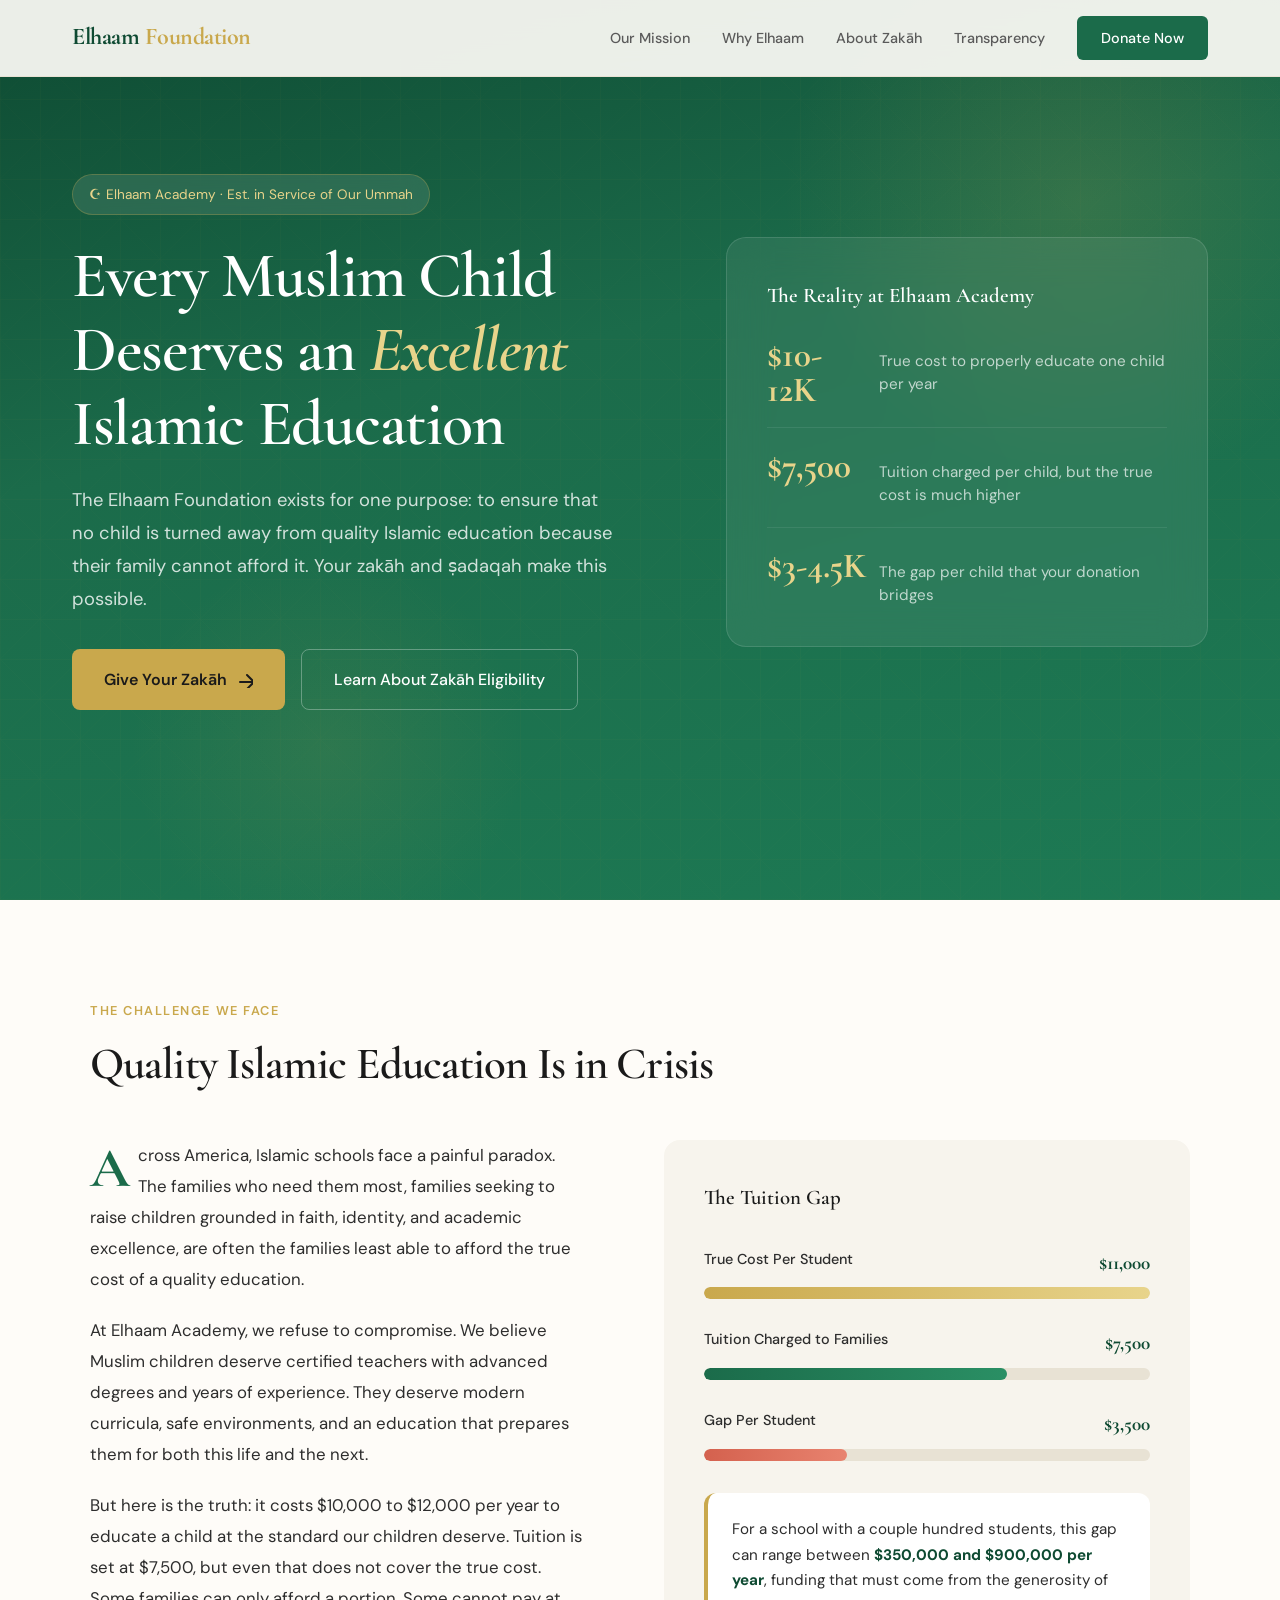
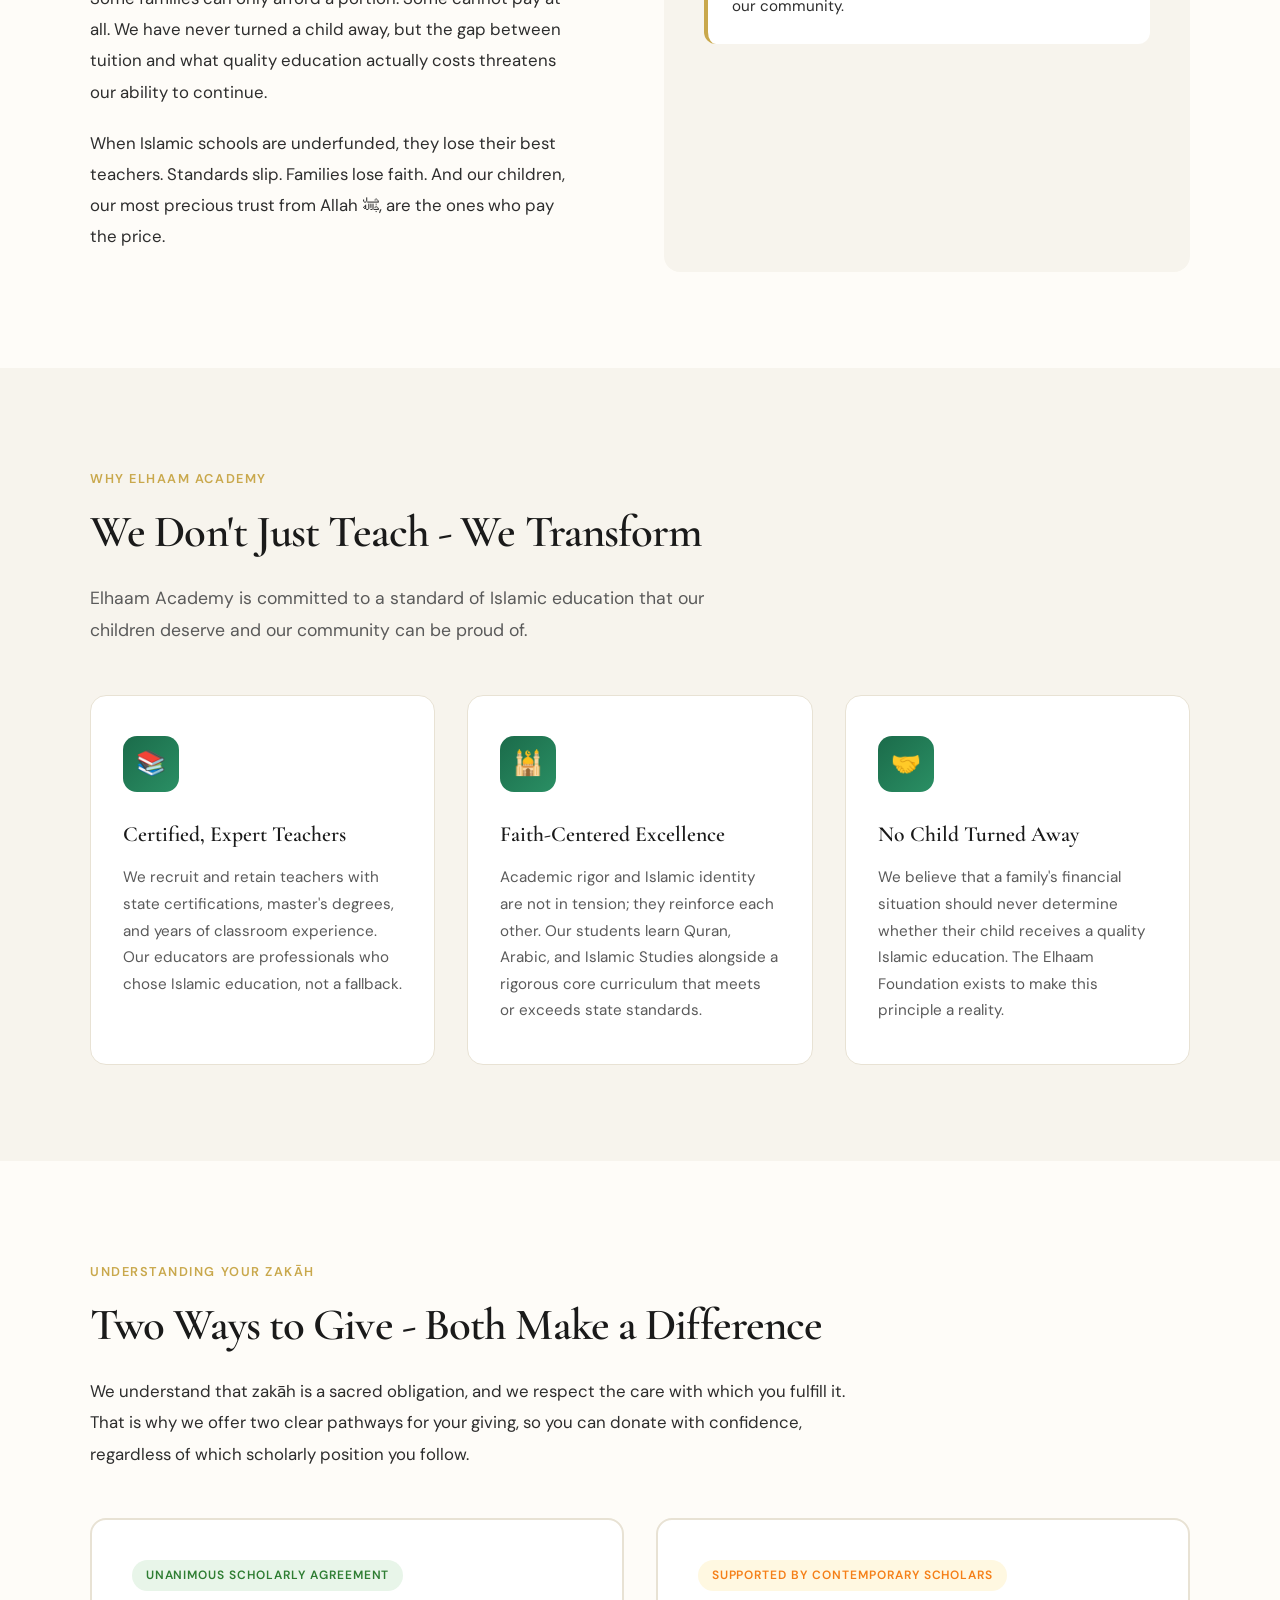
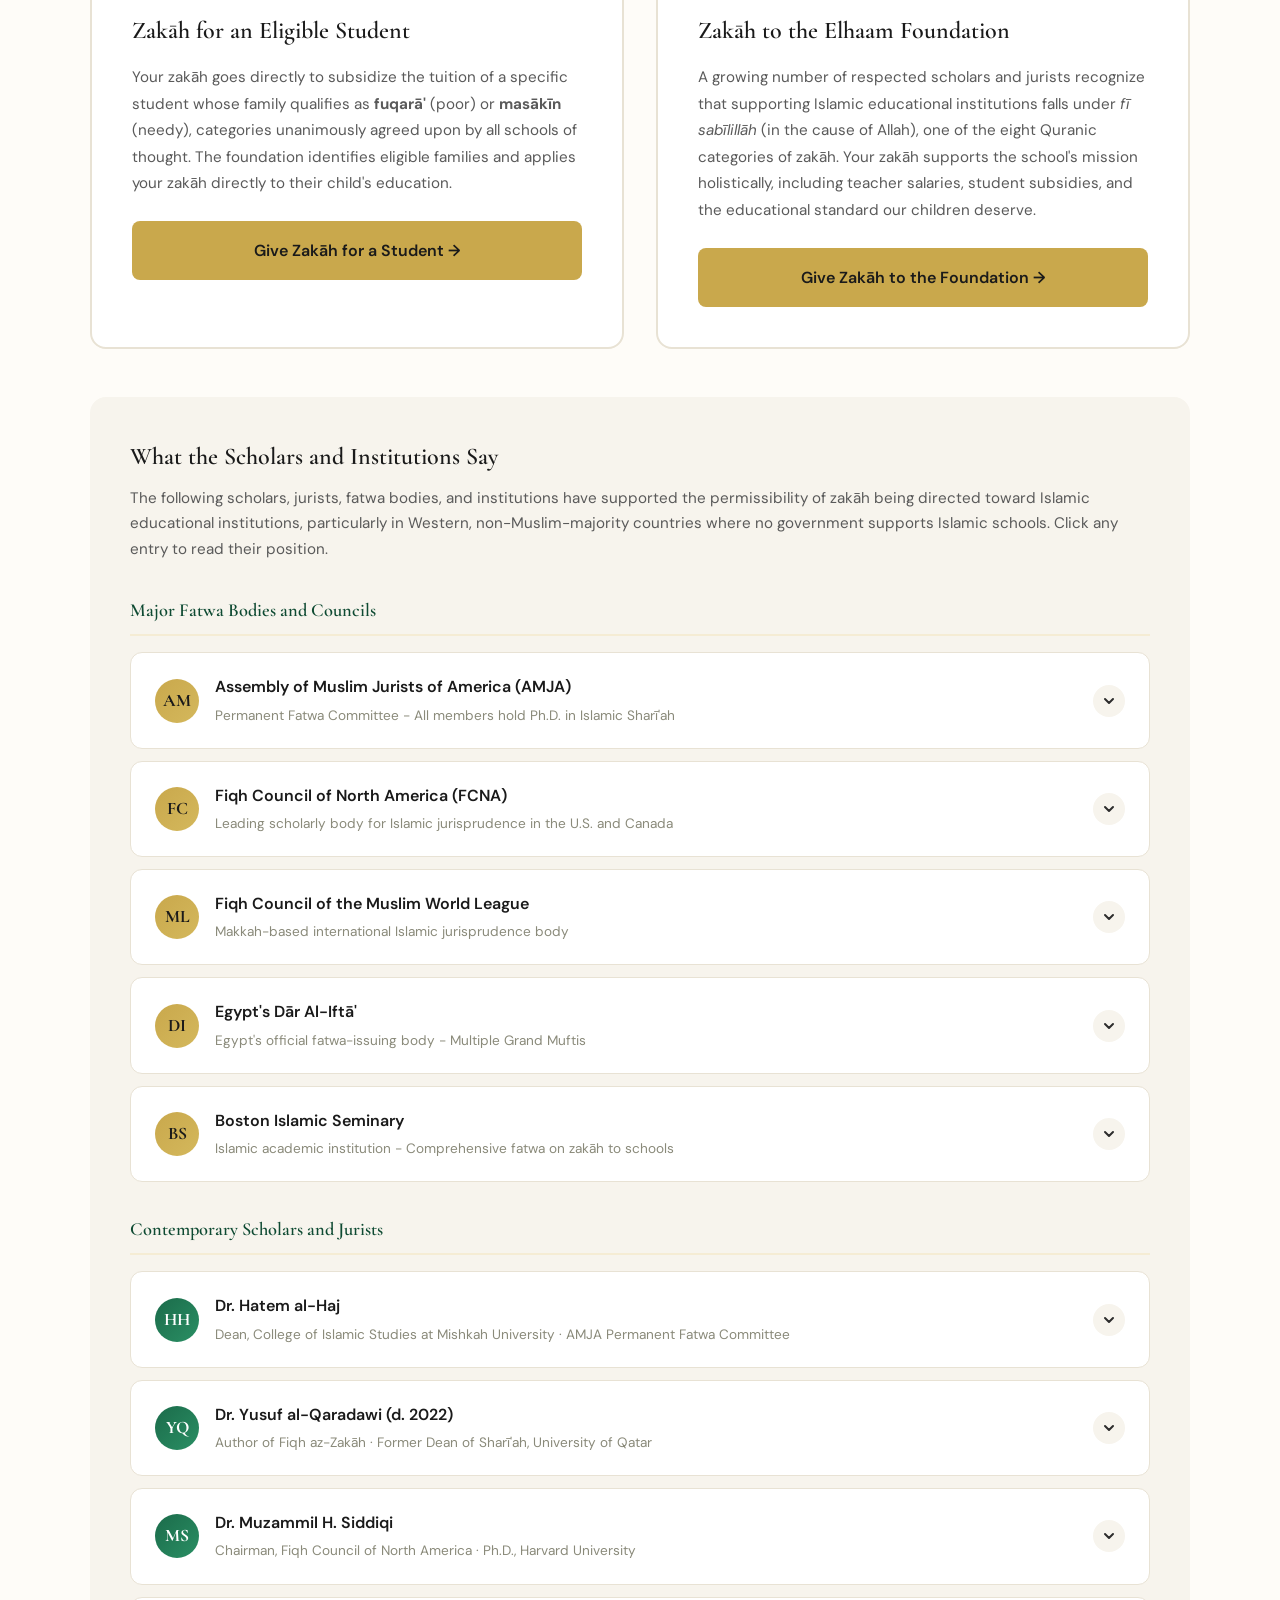
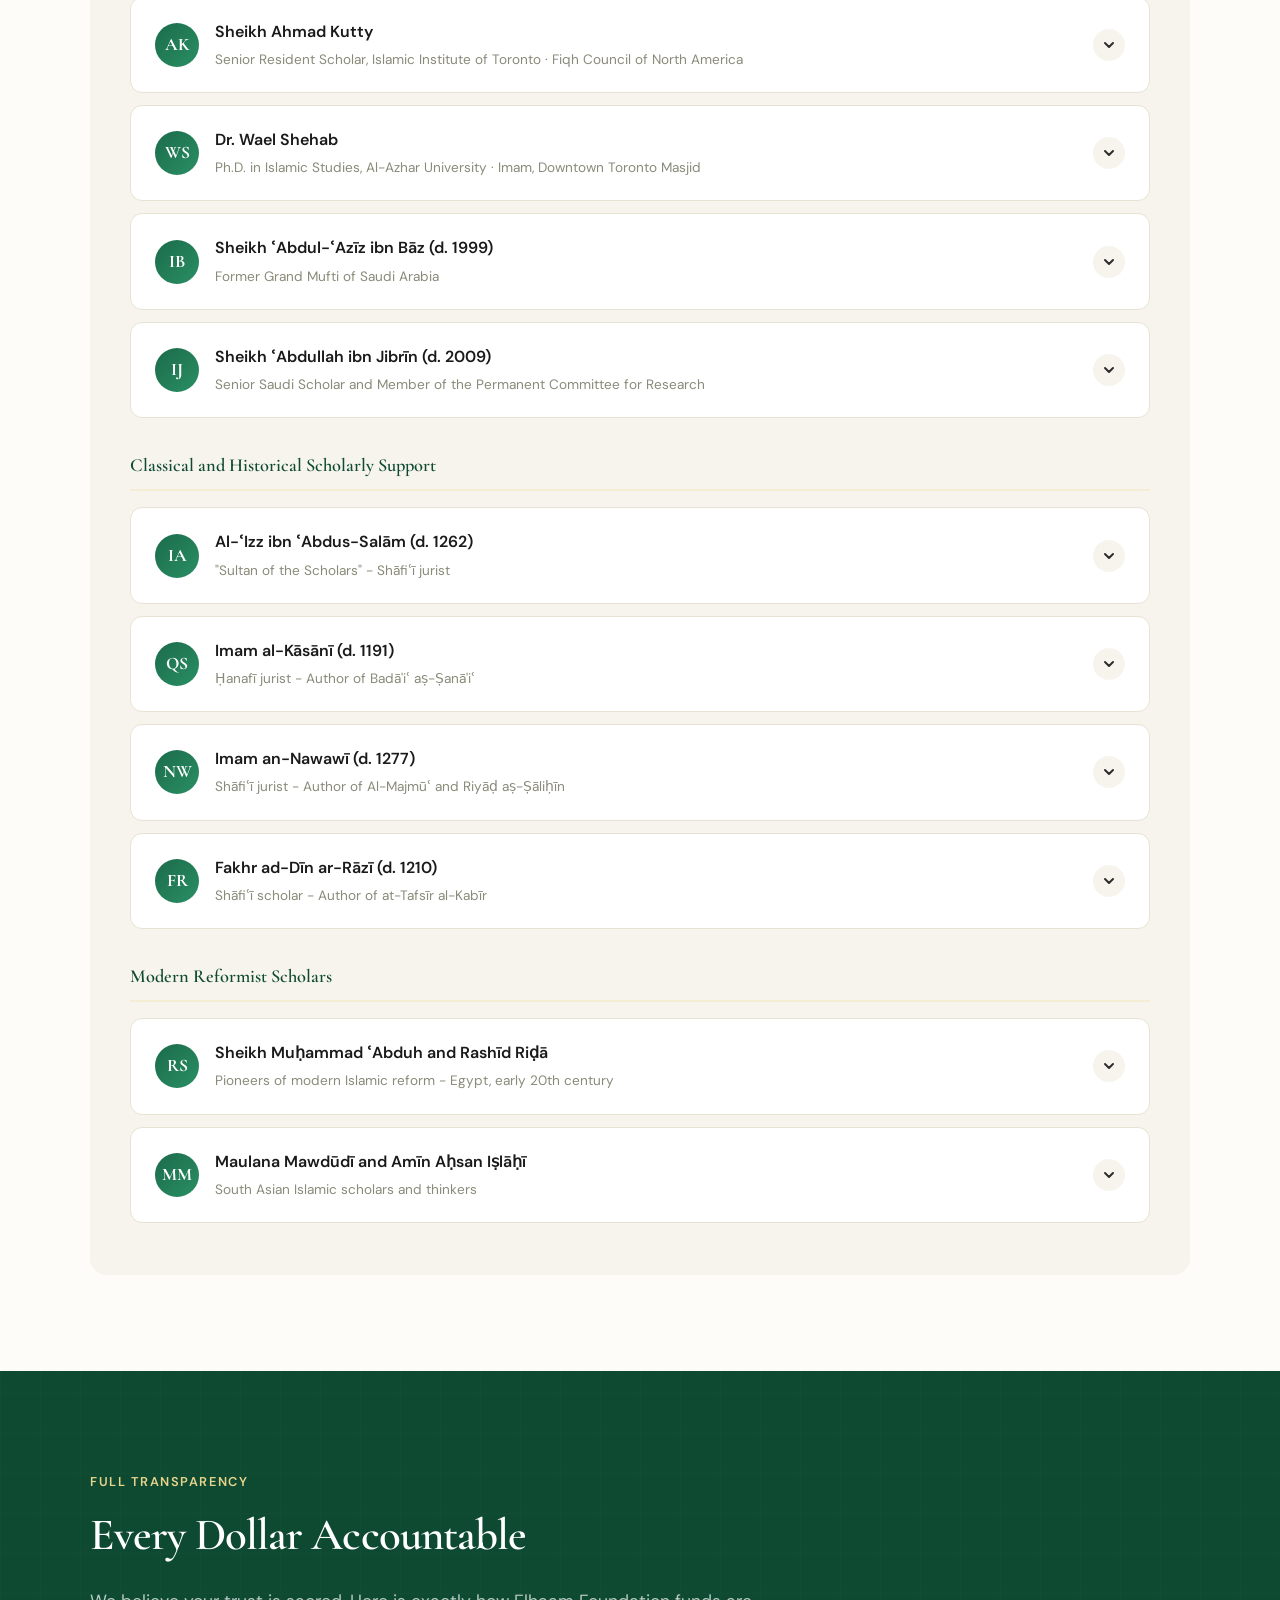
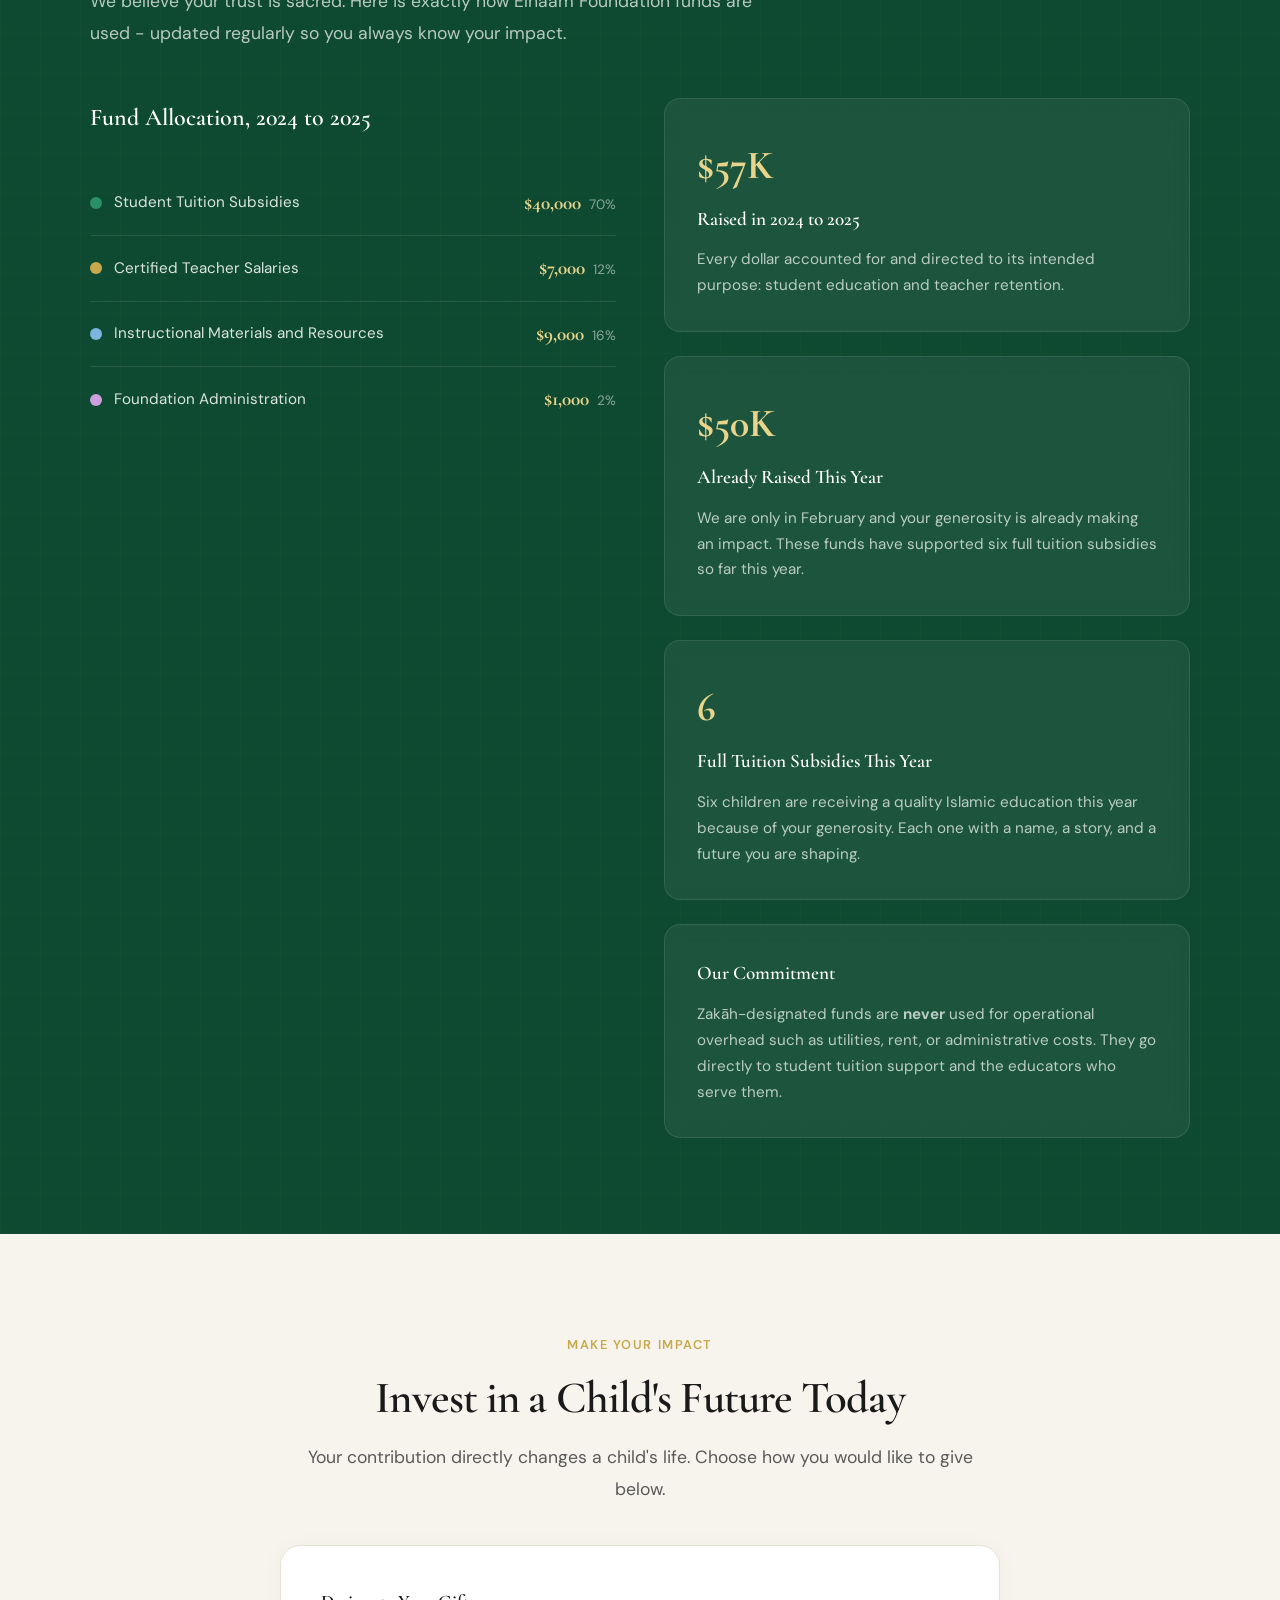
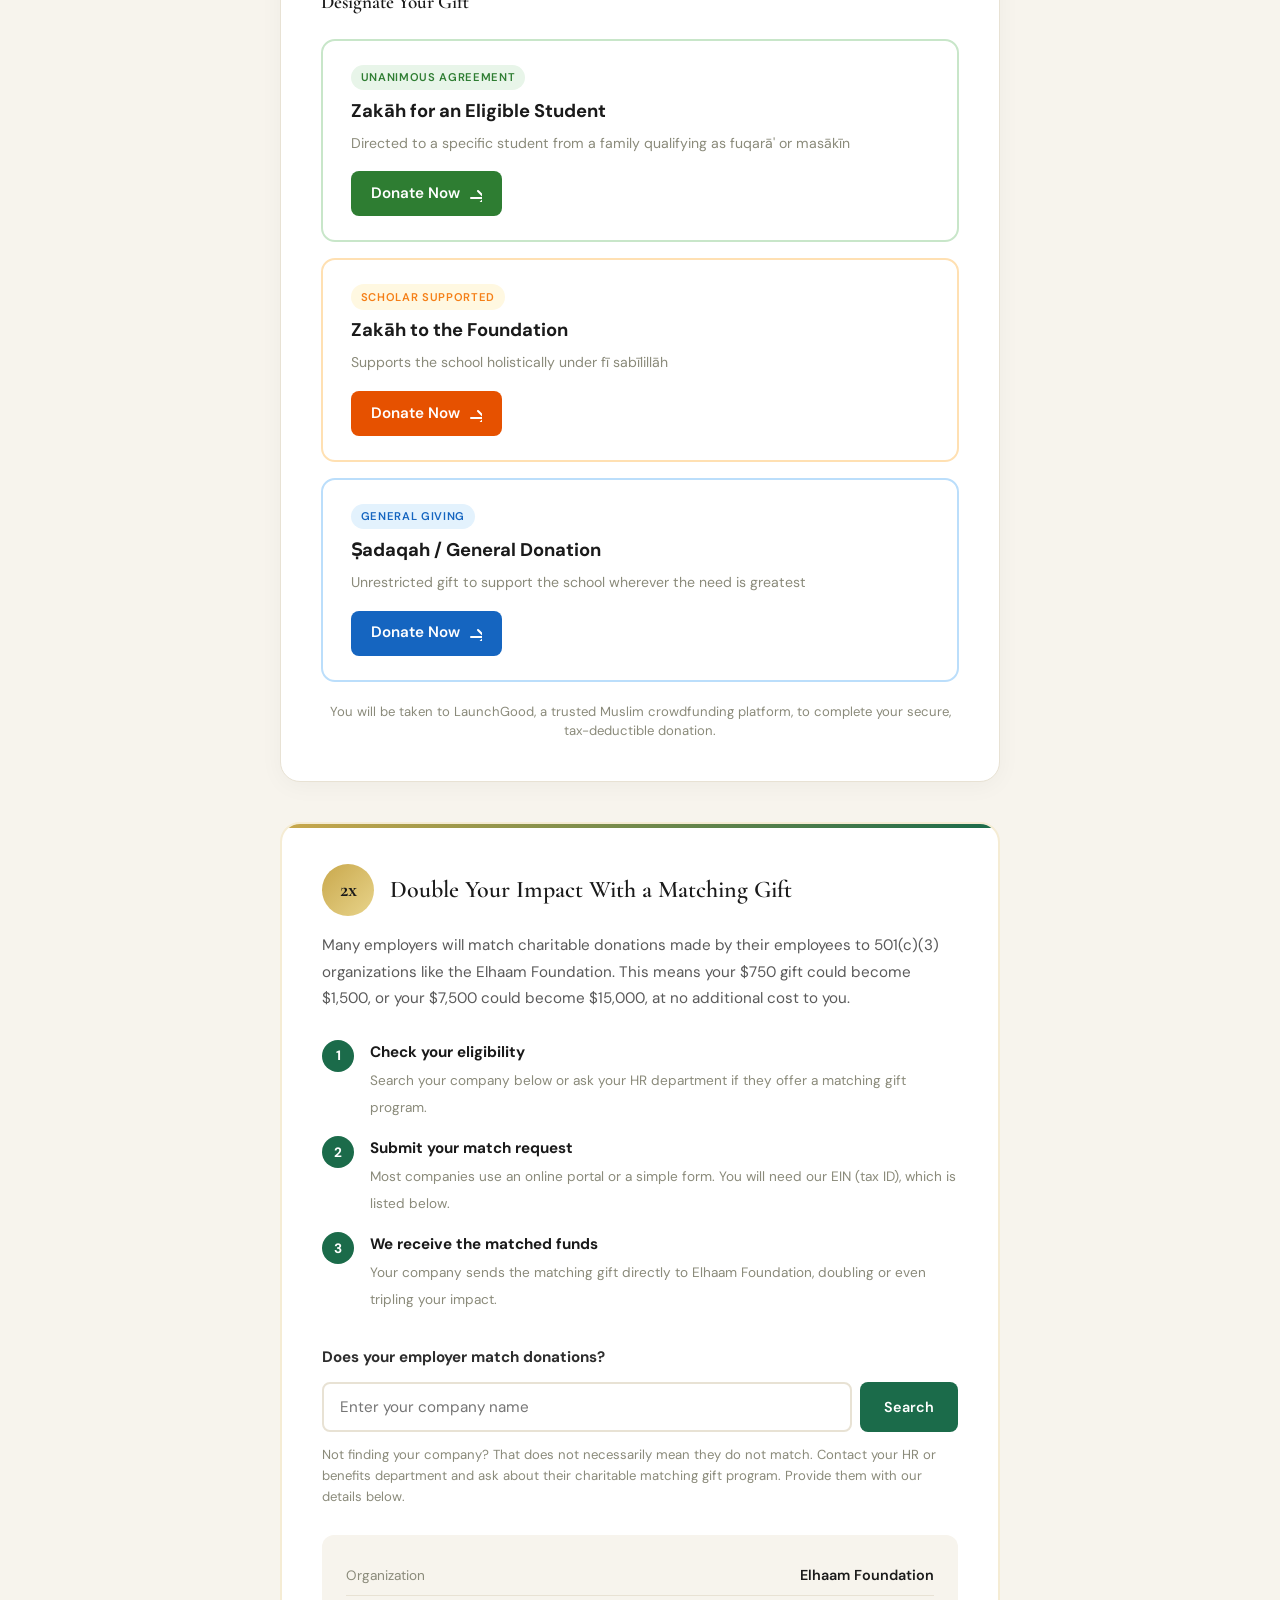
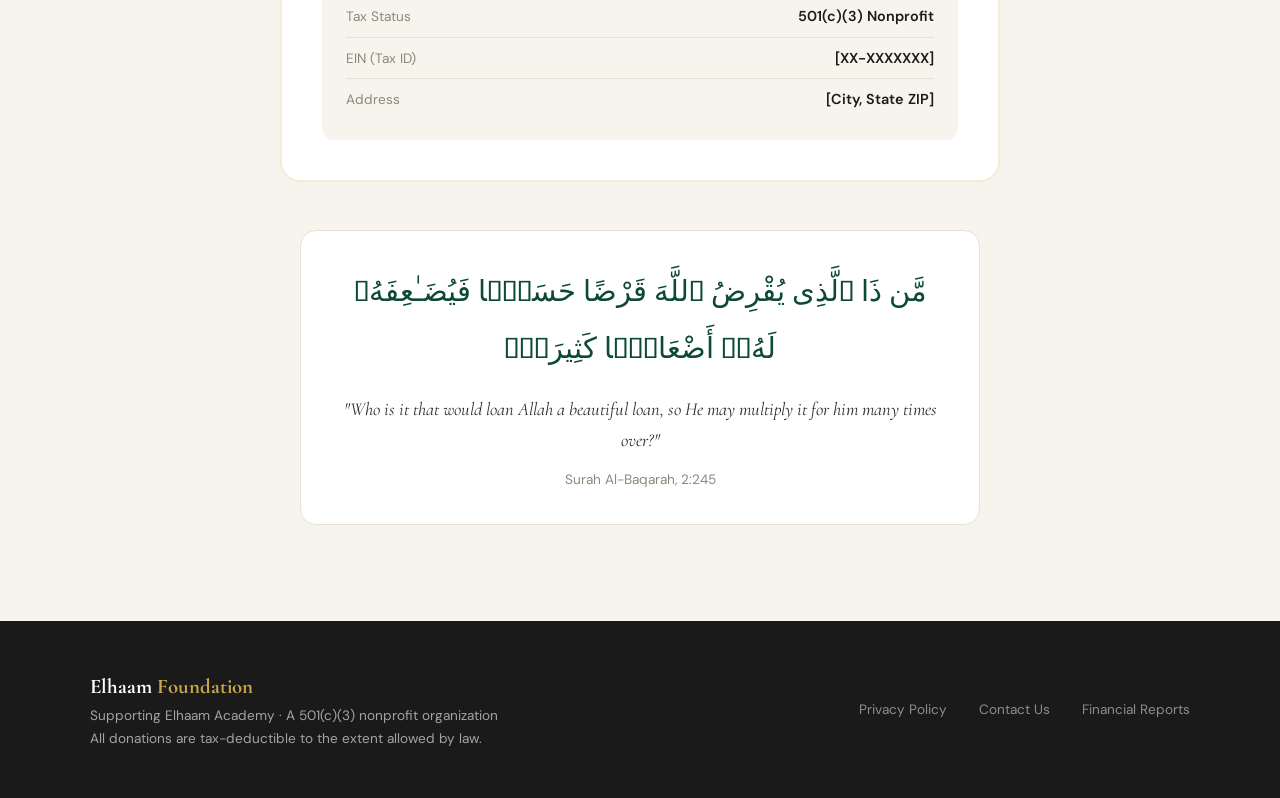
<file: index.html>
<!DOCTYPE html>
<html lang="en">
<head>
<meta charset="UTF-8">
<meta name="viewport" content="width=device-width, initial-scale=1.0">
<title>Elhaam Foundation | Investing in the Future of Our Children</title>
<link href="https://fonts.googleapis.com/css2?family=Cormorant+Garamond:ital,wght@0,400;0,500;0,600;0,700;1,400;1,500&family=DM+Sans:wght@300;400;500;600;700&display=swap" rel="stylesheet">
<link rel="stylesheet" href="style.css">

</head>
<body>

<!-- NAVBar section start -->
<nav>
  <div class="nav-inner">
    <a href="#" class="nav-logo">Elhaam <span>Foundation</span></a>
    <div class="nav-links">
      <a href="#challenge">Our Mission</a>
      <a href="#why">Why Elhaam</a>
      <a href="#zakah">About Zakāh</a>
      <a href="#transparency">Transparency</a>
      <a href="#donate" class="nav-cta">Donate Now</a>
    </div>
  </div>
</nav>
<!-- NAVBar section start -->
<!-- HERO Section start -->
<section class="hero">
  <div class="islamic-pattern"></div>
  <div class="hero-glow"></div>
  <div class="hero-glow-2"></div>
  <div class="hero-content">
    <div>
      <div class="hero-badge">☪ Elhaam Academy · Est. in Service of Our Ummah</div>
      <h1>Every Muslim Child Deserves an <em>Excellent</em> Islamic Education</h1>
      <p class="hero-text">The Elhaam Foundation exists for one purpose: to ensure that no child is turned away from quality Islamic education because their family cannot afford it. Your zakāh and ṣadaqah make this possible.</p>
      <div class="hero-actions">
        <a href="#donate" class="btn-primary">Give Your Zakāh <svg width="18" height="18" fill="none" stroke="currentColor" stroke-width="2" stroke-linecap="round" stroke-linejoin="round"><path d="M5 12h14M12 5l7 7-7 7"/></svg></a>
        <a href="#zakah" class="btn-secondary">Learn About Zakāh Eligibility</a>
      </div>
    </div>
    <div class="hero-card">
      <h3>The Reality at Elhaam Academy</h3>
      <div class="impact-stat">
        <div class="impact-number">$10-12K</div>
        <div class="impact-label">True cost to properly educate one child per year</div>
      </div>
      <div class="impact-stat">
        <div class="impact-number">$7,500</div>
        <div class="impact-label">Tuition charged per child, but the true cost is much higher</div>
      </div>
      <div class="impact-stat">
        <div class="impact-number">$3-4.5K</div>
        <div class="impact-label">The gap per child that your donation bridges</div>
      </div>
    </div>
  </div>
</section>
<!-- Hero section end  -->
<!-- CHALLENGE -->
<section class="challenge" id="challenge">
  <div class="section-inner">
    <span class="section-label fade-in">The Challenge We Face</span>
    <h2 class="section-title fade-in">Quality Islamic Education Is in Crisis</h2>
    <div class="challenge-grid">
      <div class="challenge-narrative fade-in">
        <p>Across America, Islamic schools face a painful paradox. The families who need them most, families seeking to raise children grounded in faith, identity, and academic excellence, are often the families least able to afford the true cost of a quality education.</p>
        <p>At Elhaam Academy, we refuse to compromise. We believe Muslim children deserve certified teachers with advanced degrees and years of experience. They deserve modern curricula, safe environments, and an education that prepares them for both this life and the next.</p>
        <p>But here is the truth: it costs $10,000 to $12,000 per year to educate a child at the standard our children deserve. Tuition is set at $7,500, but even that does not cover the true cost. Some families can only afford a portion. Some cannot pay at all. We have never turned a child away, but the gap between tuition and what quality education actually costs threatens our ability to continue.</p>
        <p>When Islamic schools are underfunded, they lose their best teachers. Standards slip. Families lose faith. And our children, our most precious trust from Allah ﷻ, are the ones who pay the price.</p>
      </div>
      <div class="gap-visual fade-in">
        <h4>The Tuition Gap</h4>
        <div class="gap-bar">
          <div class="gap-bar-label"><span>True Cost Per Student</span><span>$11,000</span></div>
          <div class="gap-bar-track"><div class="gap-bar-fill fill-needed" style="width: 100%"></div></div>
        </div>
        <div class="gap-bar">
          <div class="gap-bar-label"><span>Tuition Charged to Families</span><span>$7,500</span></div>
          <div class="gap-bar-track"><div class="gap-bar-fill fill-actual" style="width: 68%"></div></div>
        </div>
        <div class="gap-bar">
          <div class="gap-bar-label"><span>Gap Per Student</span><span>$3,500</span></div>
          <div class="gap-bar-track"><div class="gap-bar-fill fill-gap" style="width: 32%"></div></div>
        </div>
        <div class="gap-callout">
          <p>For a school with a couple hundred students, this gap can range between <strong>$350,000 and $900,000 per year</strong>, funding that must come from the generosity of our community.</p>
        </div>
      </div>
    </div>
  </div>
</section>

<!-- WHY ELHAAM -->
<section class="why-elhaam" id="why">
  <div class="section-inner">
    <span class="section-label fade-in">Why Elhaam Academy</span>
    <h2 class="section-title fade-in">We Don't Just Teach - We Transform</h2>
    <p class="section-subtitle fade-in">Elhaam Academy is committed to a standard of Islamic education that our children deserve and our community can be proud of.</p>
    <div class="pillars-grid">
      <div class="pillar-card fade-in">
        <div class="pillar-icon">📚</div>
        <h3>Certified, Expert Teachers</h3>
        <p>We recruit and retain teachers with state certifications, master's degrees, and years of classroom experience. Our educators are professionals who chose Islamic education, not a fallback.</p>
      </div>
      <div class="pillar-card fade-in">
        <div class="pillar-icon">🕌</div>
        <h3>Faith-Centered Excellence</h3>
        <p>Academic rigor and Islamic identity are not in tension; they reinforce each other. Our students learn Quran, Arabic, and Islamic Studies alongside a rigorous core curriculum that meets or exceeds state standards.</p>
      </div>
      <div class="pillar-card fade-in">
        <div class="pillar-icon">🤝</div>
        <h3>No Child Turned Away</h3>
        <p>We believe that a family's financial situation should never determine whether their child receives a quality Islamic education. The Elhaam Foundation exists to make this principle a reality.</p>
      </div>
    </div>
  </div>
</section>

<!-- ZAKAH -->
<section class="zakah-section" id="zakah">
  <div class="section-inner">
    <span class="section-label fade-in">Understanding Your Zakāh</span>
    <h2 class="section-title fade-in">Two Ways to Give - Both Make a Difference</h2>
    <div class="zakah-intro fade-in">
      <p>We understand that zakāh is a sacred obligation, and we respect the care with which you fulfill it. That is why we offer two clear pathways for your giving, so you can donate with confidence, regardless of which scholarly position you follow.</p>
    </div>

    <div class="zakah-paths">
      <div class="zakah-path fade-in">
        <span class="path-badge consensus">Unanimous Scholarly Agreement</span>
        <h3>Zakāh for an Eligible Student</h3>
        <p>Your zakāh goes directly to subsidize the tuition of a specific student whose family qualifies as <strong>fuqarā'</strong> (poor) or <strong>masākīn</strong> (needy), categories unanimously agreed upon by all schools of thought. The foundation identifies eligible families and applies your zakāh directly to their child's education.</p>
        <a href="#donate" class="btn-primary">Give Zakāh for a Student →</a>
      </div>
      <div class="zakah-path fade-in">
        <span class="path-badge supported">Supported by Contemporary Scholars</span>
        <h3>Zakāh to the Elhaam Foundation</h3>
        <p>A growing number of respected scholars and jurists recognize that supporting Islamic educational institutions falls under <em>fī sabīlillāh</em> (in the cause of Allah), one of the eight Quranic categories of zakāh. Your zakāh supports the school's mission holistically, including teacher salaries, student subsidies, and the educational standard our children deserve.</p>
        <a href="#donate" class="btn-primary">Give Zakāh to the Foundation →</a>
      </div>
    </div>

    <!-- SCHOLARS ACCORDION -->
    <div class="scholars-section fade-in">
      <h3>What the Scholars and Institutions Say</h3>
      <p>The following scholars, jurists, fatwa bodies, and institutions have supported the permissibility of zakāh being directed toward Islamic educational institutions, particularly in Western, non-Muslim-majority countries where no government supports Islamic schools. Click any entry to read their position.</p>

      <!-- CATEGORY: Major Fatwa Bodies -->
      <div class="scholar-category">Major Fatwa Bodies and Councils</div>

      <!-- AMJA -->
      <div class="scholar-item">
        <div class="scholar-header" onclick="toggleScholar(this)">
          <div class="scholar-name">
            <div class="scholar-avatar org">AM</div>
            <div class="scholar-info">
              <h4>Assembly of Muslim Jurists of America (AMJA)</h4>
              <span>Permanent Fatwa Committee - All members hold Ph.D. in Islamic Sharī'ah</span>
            </div>
          </div>
          <div class="scholar-toggle"><svg width="16" height="16" fill="none" stroke="currentColor" stroke-width="2" stroke-linecap="round" stroke-linejoin="round"><path d="M4 6l4 4 4-4"/></svg></div>
        </div>
        <div class="scholar-body">
          <div class="scholar-body-inner">
            <p>AMJA has issued multiple fatwas affirming that Islamic schools in the West are legitimate recipients of zakāh. Their reasoning is grounded in the broad interpretation of <em>fī sabīlillāh</em> as encompassing all efforts that serve Islam and Muslims.</p>
            <blockquote>According to the Fiqh Council of the Muslim World League, the category of <em>fī sabīlillāh</em> could include supporting any civilian Islamic work as needed. I am in agreement with this approach. In North America and in the West in general, Muslims are desperately in need of funds to establish their masājid, Islamic schools, and other social and political organizations, as they do not receive any federal or state funds for this purpose. With this in mind, paying zakāh to support Islamic schools is allowed if the potential beneficiary is in need.</blockquote>
            <p class="source">- AMJA Fatwa #85297: "Can Islamic School Receive Zakat?"</p>
            <blockquote>Islamic schools in the US are legitimate recipients of your zakāh. If you trust those in charge in the local Islamic school in your area, you can give them your zakāh.</blockquote>
            <p class="source">- AMJA Fatwa #79936: "Can I Give Zakat to Local Islamic School?"</p>
          </div>
        </div>
      </div>

      <!-- Fiqh Council of North America -->
      <div class="scholar-item">
        <div class="scholar-header" onclick="toggleScholar(this)">
          <div class="scholar-name">
            <div class="scholar-avatar org">FC</div>
            <div class="scholar-info">
              <h4>Fiqh Council of North America (FCNA)</h4>
              <span>Leading scholarly body for Islamic jurisprudence in the U.S. and Canada</span>
            </div>
          </div>
          <div class="scholar-toggle"><svg width="16" height="16" fill="none" stroke="currentColor" stroke-width="2" stroke-linecap="round" stroke-linejoin="round"><path d="M4 6l4 4 4-4"/></svg></div>
        </div>
        <div class="scholar-body">
          <div class="scholar-body-inner">
            <p>The Fiqh Council of North America, under the chairmanship of Dr. Muzammil Siddiqi, has affirmed the broader interpretation of <em>fī sabīlillāh</em> to include efforts that protect the welfare of the Muslim community, including educational institutions. The FCNA holds that the scope of this category encompasses efforts aimed at upholding justice, promoting societal welfare, and protecting the rights and religious identity of Muslims in the West.</p>
            <p class="source">- Position referenced in multiple FCNA endorsements of zakāh-eligible organizations</p>
          </div>
        </div>
      </div>

      <!-- Muslim World League Fiqh Council -->
      <div class="scholar-item">
        <div class="scholar-header" onclick="toggleScholar(this)">
          <div class="scholar-name">
            <div class="scholar-avatar org">ML</div>
            <div class="scholar-info">
              <h4>Fiqh Council of the Muslim World League</h4>
              <span>Makkah-based international Islamic jurisprudence body</span>
            </div>
          </div>
          <div class="scholar-toggle"><svg width="16" height="16" fill="none" stroke="currentColor" stroke-width="2" stroke-linecap="round" stroke-linejoin="round"><path d="M4 6l4 4 4-4"/></svg></div>
        </div>
        <div class="scholar-body">
          <div class="scholar-body-inner">
            <p>After extensive deliberation on the meaning of <em>fī sabīlillāh</em>, the Fiqh Council of the Muslim World League adopted the position that this category is broader than military jihad alone. They concluded that it includes all good projects and general benefits for Muslims, including building and maintaining schools, facilitating da'wah, and other work that serves Islam and the Muslim community.</p>
            <p class="source">- Referenced in AMJA fatwas and IOU Fiqh Council translation (Fatwa #4917)</p>
          </div>
        </div>
      </div>

      <!-- Egypt's Dar Al-Ifta -->
      <div class="scholar-item">
        <div class="scholar-header" onclick="toggleScholar(this)">
          <div class="scholar-name">
            <div class="scholar-avatar org">DI</div>
            <div class="scholar-info">
              <h4>Egypt's Dār Al-Iftā'</h4>
              <span>Egypt's official fatwa-issuing body - Multiple Grand Muftis</span>
            </div>
          </div>
          <div class="scholar-toggle"><svg width="16" height="16" fill="none" stroke="currentColor" stroke-width="2" stroke-linecap="round" stroke-linejoin="round"><path d="M4 6l4 4 4-4"/></svg></div>
        </div>
        <div class="scholar-body">
          <div class="scholar-body-inner">
            <p>Egypt's Dār Al-Iftā' has issued multiple fatwas over decades favoring the broad interpretation of <em>fī sabīlillāh</em> to include public welfare projects, educational institutions, and social services. These rulings were issued by successive Grand Muftis, including Sheikh Abdel-Majid Salim (1941), Sheikh Hassan Mamoun (1958), and Sheikh Gad Al-Haq (1979).</p>
            <p class="source">- Referenced in Boston Islamic Seminary fatwa compilation (2025)</p>
          </div>
        </div>
      </div>

      <!-- Boston Islamic Seminary -->
      <div class="scholar-item">
        <div class="scholar-header" onclick="toggleScholar(this)">
          <div class="scholar-name">
            <div class="scholar-avatar org">BS</div>
            <div class="scholar-info">
              <h4>Boston Islamic Seminary</h4>
              <span>Islamic academic institution - Comprehensive fatwa on zakāh to schools</span>
            </div>
          </div>
          <div class="scholar-toggle"><svg width="16" height="16" fill="none" stroke="currentColor" stroke-width="2" stroke-linecap="round" stroke-linejoin="round"><path d="M4 6l4 4 4-4"/></svg></div>
        </div>
        <div class="scholar-body">
          <div class="scholar-body-inner">
            <p>The Boston Islamic Seminary issued a comprehensive fatwa specifically addressing zakāh to Islamic academic institutions in the United States, calling it both permissible and strongly recommended.</p>
            <blockquote>It is permissible and recommended that zakāh be allocated to Islamic academic institutions in the U.S., as they fulfill the <em>fī sabīlillāh</em> category by preserving Islamic knowledge and leadership. Additionally, needy students within these institutions qualify for zakāh under the categories of fuqarā' and masākīn.</blockquote>
            <blockquote>I firmly believe that the zakāh category of "for the sake of Allah" is inclusive of everything that serves the religion of Allah, and of everything that is in need of financial support - whether it is for poor families or for organizations endeavoring to preserve the Muslim identity of the zakāh giver.</blockquote>
            <p class="source">- Boston Islamic Seminary Fatwa on Allocating Zakat to Islamic Academic Institutions in the USA (2025)</p>
          </div>
        </div>
      </div>

      <!-- CATEGORY: Contemporary Scholars -->
      <div class="scholar-category">Contemporary Scholars and Jurists</div>

      <!-- Dr. Hatem al-Haj -->
      <div class="scholar-item">
        <div class="scholar-header" onclick="toggleScholar(this)">
          <div class="scholar-name">
            <div class="scholar-avatar">HH</div>
            <div class="scholar-info">
              <h4>Dr. Hatem al-Haj</h4>
              <span>Dean, College of Islamic Studies at Mishkah University · AMJA Permanent Fatwa Committee</span>
            </div>
          </div>
          <div class="scholar-toggle"><svg width="16" height="16" fill="none" stroke="currentColor" stroke-width="2" stroke-linecap="round" stroke-linejoin="round"><path d="M4 6l4 4 4-4"/></svg></div>
        </div>
        <div class="scholar-body">
          <div class="scholar-body-inner">
            <p>Dr. Hatem al-Haj is one of North America's most distinguished Islamic scholars, holding a Ph.D. in Comparative Fiqh and serving on AMJA's Permanent Fatwa Committee. A Hanbali scholar known for his principles-based and context-sensitive approach to fiqh, Dr. al-Haj's work with AMJA directly supports the rulings that Islamic schools in Western countries qualify as legitimate recipients of zakāh, particularly for students who fall under the categories of fuqarā' and masākīn, and through the broader application of <em>fī sabīlillāh</em>.</p>
            <p class="source">- AMJA Fatwa Committee member; author of <em>Fiqh of Worship</em> (commentary on Ibn Qudāmah's ʿUmdat al-Fiqh)</p>
          </div>
        </div>
      </div>

      <!-- Sh. Yusuf al-Qaradawi -->
      <div class="scholar-item">
        <div class="scholar-header" onclick="toggleScholar(this)">
          <div class="scholar-name">
            <div class="scholar-avatar">YQ</div>
            <div class="scholar-info">
              <h4>Dr. Yusuf al-Qaradawi (d. 2022)</h4>
              <span>Author of Fiqh az-Zakāh · Former Dean of Sharī'ah, University of Qatar</span>
            </div>
          </div>
          <div class="scholar-toggle"><svg width="16" height="16" fill="none" stroke="currentColor" stroke-width="2" stroke-linecap="round" stroke-linejoin="round"><path d="M4 6l4 4 4-4"/></svg></div>
        </div>
        <div class="scholar-body">
          <div class="scholar-body-inner">
            <p>Dr. al-Qaradawi's <em>Fiqh az-Zakāh</em> is widely considered the most comprehensive scholarly work on zakāh in the modern era. In it, he thoroughly examined the question of institutional zakāh and concluded that in non-Muslim countries, it is permissible to use zakāh funds for Islamic schools. His reasoning centers on the preservation of Muslim faith and identity.</p>
            <blockquote>Islamic education and da'wah institutions play a crucial role in preserving Islam, especially in minority contexts. Supporting them with zakāh is a legitimate necessity to ensure the survival of Islamic knowledge and leadership.</blockquote>
            <p>Al-Qaradawi further argued that institutions which provide Islamic information, protect Muslims from deviation, and preserve the community's religious identity are zakāh-eligible under <em>fī sabīlillāh</em>.</p>
            <p class="source">- <em>Fiqh az-Zakāh: A Comparative Study</em>, Dr. Yusuf al-Qaradawi</p>
          </div>
        </div>
      </div>

      <!-- Dr. Muzammil Siddiqi -->
      <div class="scholar-item">
        <div class="scholar-header" onclick="toggleScholar(this)">
          <div class="scholar-name">
            <div class="scholar-avatar">MS</div>
            <div class="scholar-info">
              <h4>Dr. Muzammil H. Siddiqi</h4>
              <span>Chairman, Fiqh Council of North America · Ph.D., Harvard University</span>
            </div>
          </div>
          <div class="scholar-toggle"><svg width="16" height="16" fill="none" stroke="currentColor" stroke-width="2" stroke-linecap="round" stroke-linejoin="round"><path d="M4 6l4 4 4-4"/></svg></div>
        </div>
        <div class="scholar-body">
          <div class="scholar-body-inner">
            <p>Dr. Siddiqi, chairman of the Fiqh Council of North America, holds degrees from both the Islamic University of Madinah and Harvard University. He has endorsed the use of zakāh for institutions serving the Muslim community under the <em>fī sabīlillāh</em> category, particularly for organizations that protect Muslim rights, preserve Islamic identity, and provide educational services in Western countries where Muslims receive no government support for religious education.</p>
            <p class="source">- Former President of ISNA; Former Director, Islamic Center of Washington, D.C.</p>
          </div>
        </div>
      </div>

      <!-- Sheikh Ahmad Kutty -->
      <div class="scholar-item">
        <div class="scholar-header" onclick="toggleScholar(this)">
          <div class="scholar-name">
            <div class="scholar-avatar">AK</div>
            <div class="scholar-info">
              <h4>Sheikh Ahmad Kutty</h4>
              <span>Senior Resident Scholar, Islamic Institute of Toronto · Fiqh Council of North America</span>
            </div>
          </div>
          <div class="scholar-toggle"><svg width="16" height="16" fill="none" stroke="currentColor" stroke-width="2" stroke-linecap="round" stroke-linejoin="round"><path d="M4 6l4 4 4-4"/></svg></div>
        </div>
        <div class="scholar-body">
          <div class="scholar-body-inner">
            <p>Sheikh Ahmad Kutty, named among the 500 Most Influential Muslims in the World, has been explicit in his support for zakāh going to institutions that serve the Muslim community's survival and welfare. While his specific statements address advocacy organizations, the same <em>fī sabīlillāh</em> reasoning applies directly to Islamic schools.</p>
            <blockquote>Among the commentators of the Qur'an as well as the jurists, who have used the term <em>fī sabīlillāh</em> in a far wider sense, extending it to include all beneficial works and projects of common benefit to the Ummah. They have included in this category such services as building and taking care of schools and mosques, establishing hospitals, and building bridges. In short, they definitely include institutions that provide educational or social services under this category - making them eligible to receive funds from zakāh.</blockquote>
            <p class="source">- Sheikh Ahmad Kutty, Islamic Institute of Toronto (referenced in CAIR zakat eligibility rulings)</p>
          </div>
        </div>
      </div>

      <!-- Dr. Wael Shehab -->
      <div class="scholar-item">
        <div class="scholar-header" onclick="toggleScholar(this)">
          <div class="scholar-name">
            <div class="scholar-avatar">WS</div>
            <div class="scholar-info">
              <h4>Dr. Wael Shehab</h4>
              <span>Ph.D. in Islamic Studies, Al-Azhar University · Imam, Downtown Toronto Masjid</span>
            </div>
          </div>
          <div class="scholar-toggle"><svg width="16" height="16" fill="none" stroke="currentColor" stroke-width="2" stroke-linecap="round" stroke-linejoin="round"><path d="M4 6l4 4 4-4"/></svg></div>
        </div>
        <div class="scholar-body">
          <div class="scholar-body-inner">
            <p>Dr. Shehab, in a detailed fatwa on the topic, affirmed that building and supporting Islamic schools, particularly in Western countries, is an essential community obligation and that zakāh may be used to support them. He emphasized that Islamic schools serve multiple vital roles: educating Muslim children, preserving their Islamic identity, and providing non-Muslims a window into authentic Islam.</p>
            <blockquote>Muslims are highly encouraged to give in charity to support public, educational, and social welfare projects. Islamic schools - that promote sound understanding of Islam and its values, raise students on Islamic ethics, spread awareness about Islam, and care about the welfare of the community - can be supported through zakāh under the category of <em>fī sabīlillāh</em>.</blockquote>
            <p class="source">- Dr. Wael Shehab, referenced on AboutIslam.net</p>
          </div>
        </div>
      </div>

      <!-- Sh. Abdullah ibn Baz -->
      <div class="scholar-item">
        <div class="scholar-header" onclick="toggleScholar(this)">
          <div class="scholar-name">
            <div class="scholar-avatar">IB</div>
            <div class="scholar-info">
              <h4>Sheikh ʿAbdul-ʿAzīz ibn Bāz (d. 1999)</h4>
              <span>Former Grand Mufti of Saudi Arabia</span>
            </div>
          </div>
          <div class="scholar-toggle"><svg width="16" height="16" fill="none" stroke="currentColor" stroke-width="2" stroke-linecap="round" stroke-linejoin="round"><path d="M4 6l4 4 4-4"/></svg></div>
        </div>
        <div class="scholar-body">
          <div class="scholar-body-inner">
            <p>Even among more conservative scholars, Sheikh Ibn Bāz, the former Grand Mufti of Saudi Arabia, issued a fatwa permitting the use of zakāh funds to pay teachers and students in Quran memorization schools, provided they were in need. While his position was narrower than some contemporary scholars, it established an important precedent connecting zakāh to educational support.</p>
            <p class="source">- Fatwa referenced in IOU Fiqh Council compilation (Fatwa #4917)</p>
          </div>
        </div>
      </div>

      <!-- Sheikh Abdullah ibn Jibreen -->
      <div class="scholar-item">
        <div class="scholar-header" onclick="toggleScholar(this)">
          <div class="scholar-name">
            <div class="scholar-avatar">IJ</div>
            <div class="scholar-info">
              <h4>Sheikh ʿAbdullah ibn Jibrīn (d. 2009)</h4>
              <span>Senior Saudi Scholar and Member of the Permanent Committee for Research</span>
            </div>
          </div>
          <div class="scholar-toggle"><svg width="16" height="16" fill="none" stroke="currentColor" stroke-width="2" stroke-linecap="round" stroke-linejoin="round"><path d="M4 6l4 4 4-4"/></svg></div>
        </div>
        <div class="scholar-body">
          <div class="scholar-body-inner">
            <p>Sheikh Ibn Jibrīn issued a detailed fatwa affirming that Islamic schools and da'wah institutions fall under the category of <em>fī sabīlillāh</em>. He connected Quranic education and teaching to the concept of jihad in the broader sense, reasoning that since Quran memorization and Islamic teaching constitute da'wah to Allah, they are a form of striving in His cause.</p>
            <blockquote>When these institutes use zakāh funding to pay the teachers' salaries, then generally they fall into the category of fuqarā'. Likewise with paying for the education of the students - most of the time they are the children of fuqarā'.</blockquote>
            <p class="source">- Fatwa #4917, translated by the International Open University Fiqh Council</p>
          </div>
        </div>
      </div>

      <!-- CATEGORY: Classical and Historical -->
      <div class="scholar-category">Classical and Historical Scholarly Support</div>

      <!-- Al-Izz ibn Abdus-Salam -->
      <div class="scholar-item">
        <div class="scholar-header" onclick="toggleScholar(this)">
          <div class="scholar-name">
            <div class="scholar-avatar">IA</div>
            <div class="scholar-info">
              <h4>Al-ʿIzz ibn ʿAbdus-Salām (d. 1262)</h4>
              <span>"Sultan of the Scholars" - Shāfiʿī jurist</span>
            </div>
          </div>
          <div class="scholar-toggle"><svg width="16" height="16" fill="none" stroke="currentColor" stroke-width="2" stroke-linecap="round" stroke-linejoin="round"><path d="M4 6l4 4 4-4"/></svg></div>
        </div>
        <div class="scholar-body">
          <div class="scholar-body-inner">
            <p>One of the most respected classical scholars, al-ʿIzz ibn ʿAbdus-Salām held a broader interpretation of <em>fī sabīlillāh</em> that encompassed all means capable of enhancing the Muslims' strength and helping them attain better conditions in all fields, not limited to military activity. This classical precedent is foundational to the modern scholarly position on zakāh for Islamic institutions.</p>
            <p class="source">- Referenced in Boston Islamic Seminary and IslamiCity compilations</p>
          </div>
        </div>
      </div>

      <!-- Imam al-Qasani -->
      <div class="scholar-item">
        <div class="scholar-header" onclick="toggleScholar(this)">
          <div class="scholar-name">
            <div class="scholar-avatar">QS</div>
            <div class="scholar-info">
              <h4>Imam al-Kāsānī (d. 1191)</h4>
              <span>Ḥanafī jurist - Author of Badā'iʿ aṣ-Ṣanā'iʿ</span>
            </div>
          </div>
          <div class="scholar-toggle"><svg width="16" height="16" fill="none" stroke="currentColor" stroke-width="2" stroke-linecap="round" stroke-linejoin="round"><path d="M4 6l4 4 4-4"/></svg></div>
        </div>
        <div class="scholar-body">
          <div class="scholar-body-inner">
            <blockquote>What is meant by those who are in the way of Allah is anything that makes man approach Allah. If it is necessary, anybody and any ways of charity that work in the way of Allah are included in this meaning.</blockquote>
            <p class="source">- Badā'iʿ aṣ-Ṣanā'iʿ, Vol. II, p. 451</p>
          </div>
        </div>
      </div>

      <!-- Imam Nawawi -->
      <div class="scholar-item">
        <div class="scholar-header" onclick="toggleScholar(this)">
          <div class="scholar-name">
            <div class="scholar-avatar">NW</div>
            <div class="scholar-info">
              <h4>Imam an-Nawawī (d. 1277)</h4>
              <span>Shāfiʿī jurist - Author of Al-Majmūʿ and Riyāḍ aṣ-Ṣāliḥīn</span>
            </div>
          </div>
          <div class="scholar-toggle"><svg width="16" height="16" fill="none" stroke="currentColor" stroke-width="2" stroke-linecap="round" stroke-linejoin="round"><path d="M4 6l4 4 4-4"/></svg></div>
        </div>
        <div class="scholar-body">
          <div class="scholar-body-inner">
            <p>Imam an-Nawawī established an important precedent in his landmark work <em>Al-Majmūʿ</em>: if someone is teaching Islamic knowledge and would have to stop teaching in order to earn a living through other means, then it is permissible for them to accept zakāh because teaching Islamic knowledge is a communal obligation (<em>farḍ kifāyah</em>). This directly supports the use of zakāh for teacher salaries at Islamic schools.</p>
            <p class="source">- Al-Majmūʿ, Vol. 6, p. 190</p>
          </div>
        </div>
      </div>

      <!-- Fakhruddin ar-Razi -->
      <div class="scholar-item">
        <div class="scholar-header" onclick="toggleScholar(this)">
          <div class="scholar-name">
            <div class="scholar-avatar">FR</div>
            <div class="scholar-info">
              <h4>Fakhr ad-Dīn ar-Rāzī (d. 1210)</h4>
              <span>Shāfiʿī scholar - Author of at-Tafsīr al-Kabīr</span>
            </div>
          </div>
          <div class="scholar-toggle"><svg width="16" height="16" fill="none" stroke="currentColor" stroke-width="2" stroke-linecap="round" stroke-linejoin="round"><path d="M4 6l4 4 4-4"/></svg></div>
        </div>
        <div class="scholar-body">
          <div class="scholar-body-inner">
            <blockquote>The phrase <em>fī sabīlillāh</em> is not confined to warriors only.</blockquote>
            <p>In his monumental tafsīr, ar-Rāzī generalized the meaning of <em>fī sabīlillāh</em> to extend beyond the battlefield, laying scholarly groundwork for the broader application of this category to include educational, social, and da'wah endeavors.</p>
            <p class="source">- at-Tafsīr al-Kabīr (Mafātīḥ al-Ghayb)</p>
          </div>
        </div>
      </div>

      <!-- Modern reformists note -->
      <div class="scholar-category">Modern Reformist Scholars</div>

      <div class="scholar-item">
        <div class="scholar-header" onclick="toggleScholar(this)">
          <div class="scholar-name">
            <div class="scholar-avatar">RS</div>
            <div class="scholar-info">
              <h4>Sheikh Muḥammad ʿAbduh and Rashīd Riḍā</h4>
              <span>Pioneers of modern Islamic reform - Egypt, early 20th century</span>
            </div>
          </div>
          <div class="scholar-toggle"><svg width="16" height="16" fill="none" stroke="currentColor" stroke-width="2" stroke-linecap="round" stroke-linejoin="round"><path d="M4 6l4 4 4-4"/></svg></div>
        </div>
        <div class="scholar-body">
          <div class="scholar-body-inner">
            <p>Sheikh Muḥammad ʿAbduh (d. 1905), the Grand Mufti of Egypt, and his student Rashīd Riḍā (d. 1935), author of the influential Tafsīr al-Manār, were among the earliest modern scholars to advocate for a broader understanding of <em>fī sabīlillāh</em>. They argued that this category should be applied in all situations where there is a need to serve Islam and Muslims, including schools, hospitals, and institutions of public benefit. Their positions laid the intellectual foundation for nearly all contemporary scholars who support institutional zakāh eligibility.</p>
            <p class="source">- Referenced in IslamiCity, Boston Islamic Seminary, and IslamOnline compilations</p>
          </div>
        </div>
      </div>

      <div class="scholar-item">
        <div class="scholar-header" onclick="toggleScholar(this)">
          <div class="scholar-name">
            <div class="scholar-avatar">MM</div>
            <div class="scholar-info">
              <h4>Maulana Mawdūdī and Amīn Aḥsan Iṣlāḥī</h4>
              <span>South Asian Islamic scholars and thinkers</span>
            </div>
          </div>
          <div class="scholar-toggle"><svg width="16" height="16" fill="none" stroke="currentColor" stroke-width="2" stroke-linecap="round" stroke-linejoin="round"><path d="M4 6l4 4 4-4"/></svg></div>
        </div>
        <div class="scholar-body">
          <div class="scholar-body-inner">
            <p>Maulana Mawdūdī (d. 1979), who described al-Qaradawi's <em>Fiqh az-Zakāh</em> as "the book of this century in Islamic jurisprudence," and his associate Amīn Aḥsan Iṣlāḥī both held the view that <em>fī sabīlillāh</em> is a broad, general term that applies wherever there is a need to serve Islam and Muslims. They supported the permissibility of using zakāh funds for da'wah and public welfare programs, including educational institutions.</p>
            <p class="source">- Referenced in IslamiCity and IslamOnline compilations</p>
          </div>
        </div>
      </div>

    </div>
  </div>
</section>

<!-- TRANSPARENCY -->
<section class="transparency" id="transparency">
  <div class="islamic-pattern"></div>
  <div class="section-inner">
    <span class="section-label fade-in">Full Transparency</span>
    <h2 class="section-title fade-in">Every Dollar Accountable</h2>
    <p class="section-subtitle fade-in">We believe your trust is sacred. Here is exactly how Elhaam Foundation funds are used - updated regularly so you always know your impact.</p>
    <div class="transparency-grid">
      <div class="transparency-left fade-in">
        <h3>Fund Allocation, 2024 to 2025</h3>
        <div class="fund-allocation">
          <div class="fund-row">
            <div class="fund-category"><div class="fund-dot" style="background: var(--emerald-light)"></div><span>Student Tuition Subsidies</span></div>
            <div><span class="fund-amount">$40,000</span><span class="fund-percent">70%</span></div>
          </div>
          <div class="fund-row">
            <div class="fund-category"><div class="fund-dot" style="background: var(--gold)"></div><span>Certified Teacher Salaries</span></div>
            <div><span class="fund-amount">$7,000</span><span class="fund-percent">12%</span></div>
          </div>
          <div class="fund-row">
            <div class="fund-category"><div class="fund-dot" style="background: #7BB5E0"></div><span>Instructional Materials and Resources</span></div>
            <div><span class="fund-amount">$9,000</span><span class="fund-percent">16%</span></div>
          </div>
          <div class="fund-row">
            <div class="fund-category"><div class="fund-dot" style="background: #C9A0DC"></div><span>Foundation Administration</span></div>
            <div><span class="fund-amount">$1,000</span><span class="fund-percent">2%</span></div>
          </div>
        </div>
      </div>
      <div class="transparency-right fade-in">
        <div class="trust-card">
          <div class="trust-highlight">$57K</div>
          <h4>Raised in 2024 to 2025</h4>
          <p>Every dollar accounted for and directed to its intended purpose: student education and teacher retention.</p>
        </div>
        <div class="trust-card">
          <div class="trust-highlight">$50K</div>
          <h4>Already Raised This Year</h4>
          <p>We are only in February and your generosity is already making an impact. These funds have supported six full tuition subsidies so far this year.</p>
        </div>
        <div class="trust-card">
          <div class="trust-highlight">6</div>
          <h4>Full Tuition Subsidies This Year</h4>
          <p>Six children are receiving a quality Islamic education this year because of your generosity. Each one with a name, a story, and a future you are shaping.</p>
        </div>
        <div class="trust-card">
          <h4>Our Commitment</h4>
          <p>Zakāh-designated funds are <strong>never</strong> used for operational overhead such as utilities, rent, or administrative costs. They go directly to student tuition support and the educators who serve them.</p>
        </div>
      </div>
    </div>
  </div>
</section>

<!-- DONATE -->
<section class="donate-cta" id="donate">
  <div class="section-inner">
    <span class="section-label fade-in">Make Your Impact</span>
    <h2 class="section-title fade-in">Invest in a Child's Future Today</h2>
    <p class="section-subtitle fade-in">Your contribution directly changes a child's life. Choose how you would like to give below.</p>

    <!-- DONATION FORM -->
    <div class="donate-form-container fade-in">

      <div class="donate-step">
        <div class="step-label">Designate Your Gift</div>
        <div class="designation-buttons">
          <a href="https://www.launchgood.com/elhaamfoundation" target="_blank" class="designation-btn consensus-btn">
            <span class="designation-badge consensus">Unanimous Agreement</span>
            <strong>Zakāh for an Eligible Student</strong>
            <span class="designation-desc">Directed to a specific student from a family qualifying as fuqarā' or masākīn</span>
            <span class="btn-cta">Donate Now <svg width="16" height="16" fill="none" stroke="currentColor" stroke-width="2" stroke-linecap="round" stroke-linejoin="round"><path d="M5 12h14M12 5l7 7-7 7"/></svg></span>
          </a>
          <a href="https://www.launchgood.com/elhaamfoundation" target="_blank" class="designation-btn supported-btn">
            <span class="designation-badge supported">Scholar Supported</span>
            <strong>Zakāh to the Foundation</strong>
            <span class="designation-desc">Supports the school holistically under fī sabīlillāh</span>
            <span class="btn-cta">Donate Now <svg width="16" height="16" fill="none" stroke="currentColor" stroke-width="2" stroke-linecap="round" stroke-linejoin="round"><path d="M5 12h14M12 5l7 7-7 7"/></svg></span>
          </a>
          <a href="https://www.launchgood.com/elhaamfoundation" target="_blank" class="designation-btn sadaqah-btn">
            <span class="designation-badge sadaqah">General Giving</span>
            <strong>Ṣadaqah / General Donation</strong>
            <span class="designation-desc">Unrestricted gift to support the school wherever the need is greatest</span>
            <span class="btn-cta">Donate Now <svg width="16" height="16" fill="none" stroke="currentColor" stroke-width="2" stroke-linecap="round" stroke-linejoin="round"><path d="M5 12h14M12 5l7 7-7 7"/></svg></span>
          </a>
        </div>
        <p class="lg-note">You will be taken to LaunchGood, a trusted Muslim crowdfunding platform, to complete your secure, tax-deductible donation.</p>
      </div>

    </div>

    <!-- MATCHING GIFTS -->
    <div class="matching-gifts fade-in">
      <div class="matching-inner">
        <div class="matching-header-row">
          <div class="matching-icon">2x</div>
          <h3>Double Your Impact With a Matching Gift</h3>
        </div>
        <p>Many employers will match charitable donations made by their employees to 501(c)(3) organizations like the Elhaam Foundation. This means your $750 gift could become $1,500, or your $7,500 could become $15,000, at no additional cost to you.</p>

        <div class="matching-steps">
          <div class="matching-step">
            <div class="step-num">1</div>
            <div>
              <strong>Check your eligibility</strong>
              <span>Search your company below or ask your HR department if they offer a matching gift program.</span>
            </div>
          </div>
          <div class="matching-step">
            <div class="step-num">2</div>
            <div>
              <strong>Submit your match request</strong>
              <span>Most companies use an online portal or a simple form. You will need our EIN (tax ID), which is listed below.</span>
            </div>
          </div>
          <div class="matching-step">
            <div class="step-num">3</div>
            <div>
              <strong>We receive the matched funds</strong>
              <span>Your company sends the matching gift directly to Elhaam Foundation, doubling or even tripling your impact.</span>
            </div>
          </div>
        </div>

        <!-- Company search -->
        <div class="matching-search">
          <label for="companySearch"><strong>Does your employer match donations?</strong></label>
          <div class="matching-search-row">
            <input type="text" id="companySearch" placeholder="Enter your company name" />
            <button class="btn-match-search" onclick="searchMatchingCompany()">Search</button>
          </div>
          <div class="matching-result" id="matchResult"></div>
          <p class="matching-fallback">Not finding your company? That does not necessarily mean they do not match. Contact your HR or benefits department and ask about their charitable matching gift program. Provide them with our details below.</p>
        </div>

        <!-- Foundation details for matching -->
        <div class="matching-details">
          <div class="detail-row"><span class="detail-label">Organization</span><span class="detail-value">Elhaam Foundation</span></div>
          <div class="detail-row"><span class="detail-label">Tax Status</span><span class="detail-value">501(c)(3) Nonprofit</span></div>
          <div class="detail-row"><span class="detail-label">EIN (Tax ID)</span><span class="detail-value">[XX-XXXXXXX]</span></div>
          <div class="detail-row"><span class="detail-label">Address</span><span class="detail-value">[City, State ZIP]</span></div>
        </div>
      </div>
    </div>

    <div class="ayah-section fade-in">
      <div class="ayah-arabic">مَّن ذَا ٱلَّذِى يُقْرِضُ ٱللَّهَ قَرْضًا حَسَنًۭا فَيُضَـٰعِفَهُۥ لَهُۥٓ أَضْعَافًۭا كَثِيرَةًۭ</div>
      <p class="ayah-translation">"Who is it that would loan Allah a beautiful loan, so He may multiply it for him many times over?"</p>
      <span class="ayah-reference">Surah Al-Baqarah, 2:245</span>
    </div>
  </div>
</section>

<!-- FOOTER -->
<footer>
  <div class="footer-inner">
    <div>
      <div class="footer-logo">Elhaam <span>Foundation</span></div>
      <div class="footer-info">Supporting Elhaam Academy · A 501(c)(3) nonprofit organization<br>All donations are tax-deductible to the extent allowed by law.</div>
    </div>
    <div class="footer-links">
      <a href="#">Privacy Policy</a>
      <a href="#">Contact Us</a>
      <a href="#">Financial Reports</a>
    </div>
  </div>
</footer>

<script src="script.js"></script>
</body>
</html>
</file>
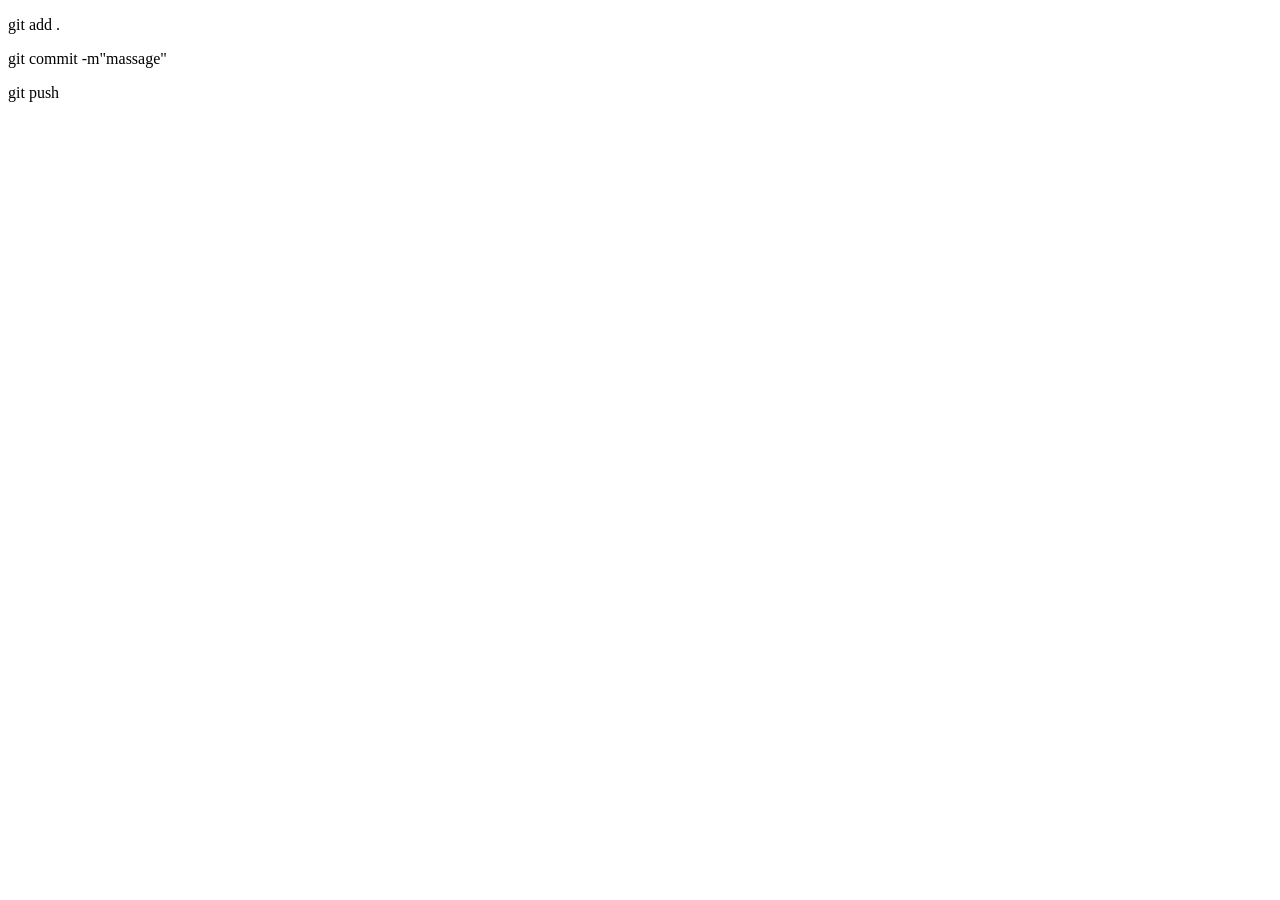
<file: gitcommand.html>
<!DOCTYPE html>
<html lang="en">
<head>
    <meta charset="UTF-8">
    <meta name="viewport" content="width=device-width, initial-scale=1.0">
    <title>Git Command Line</title>
</head>
<body>
  <p>git add .</p>
  <p>git commit -m"massage"</p>
  <p>git push</p>
</body>
</html>
</file>
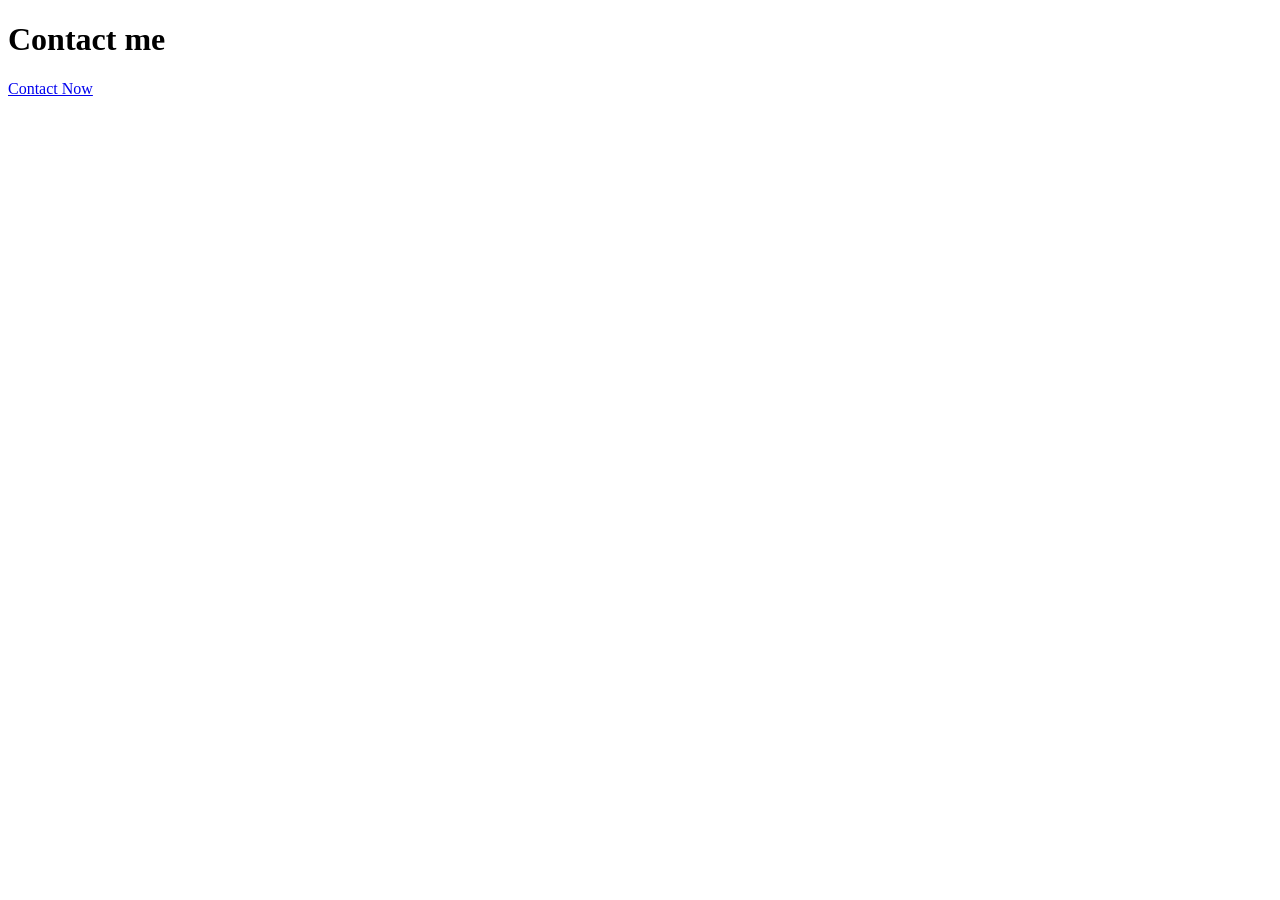
<file: minhaz.html>
<!DOCTYPE html>
<html lang="en">
<head>
    <meta charset="UTF-8">
    <meta name="viewport" content="width=device-width, initial-scale=1.0">
    <title>My personal information</title>
</head>
<body>
    <h1>Contact me</h1>
    <a href="https://www.minhaz.com.bd">Contact Now</a>
</body>
</html>
</file>
<file: style.css>
:root {
    --emerald: #1B6B4A;
    --emerald-deep: #0E4A32;
    --emerald-light: #2A8F64;
    --gold: #C9A84C;
    --gold-light: #E8D48B;
    --gold-soft: #F5ECD4;
    --cream: #FDFAF3;
    --warm-white: #FEFCF8;
    --charcoal: #1A1A1A;
    --text: #2D2D2D;
    --text-light: #5A5A5A;
    --text-muted: #8A8A7A;
    --border: #E8E2D4;
    --section-bg: #F7F4ED;
  }

  * { margin: 0; padding: 0; box-sizing: border-box; }
  html { scroll-behavior: smooth; }

  body {
    font-family: 'DM Sans', sans-serif;
    color: var(--text);
    background: var(--warm-white);
    line-height: 1.7;
    -webkit-font-smoothing: antialiased;
  }

  .islamic-pattern {
    position: absolute;
    width: 100%;
    height: 100%;
    top: 0; left: 0;
    opacity: 0.04;
    background-image:
      repeating-linear-gradient(0deg, var(--gold) 0px, transparent 1px, transparent 40px),
      repeating-linear-gradient(90deg, var(--gold) 0px, transparent 1px, transparent 40px),
      repeating-linear-gradient(45deg, var(--gold) 0px, transparent 1px, transparent 56.57px),
      repeating-linear-gradient(-45deg, var(--gold) 0px, transparent 1px, transparent 56.57px);
    pointer-events: none;
  }

  /* NAV */
  nav {
    position: fixed; top: 0; left: 0; right: 0; z-index: 100;
    background: rgba(254, 252, 248, 0.92);
    backdrop-filter: blur(20px);
    border-bottom: 1px solid var(--border);
  }
  .nav-inner {
    max-width: 1200px; margin: 0 auto; padding: 1rem 2rem;
    display: flex; justify-content: space-between; align-items: center;
  }
  .nav-logo {
    font-family: 'Cormorant Garamond', serif;
    font-size: 1.5rem; font-weight: 700; color: var(--emerald-deep);
    text-decoration: none; letter-spacing: -0.02em;
  }
  .nav-logo span { color: var(--gold); }
  .nav-links { display: flex; gap: 2rem; align-items: center; }
  .nav-links a {
    text-decoration: none; color: var(--text-light);
    font-size: 0.9rem; font-weight: 500; transition: color 0.2s;
  }
  .nav-links a:hover { color: var(--emerald); }
  .nav-cta {
    background: var(--emerald) !important; color: white !important;
    padding: 0.6rem 1.5rem; border-radius: 6px; transition: background 0.2s !important;
  }
  .nav-cta:hover { background: var(--emerald-deep) !important; }

  /* HERO */
  .hero {
    position: relative; min-height: 100vh; display: flex; align-items: center;
    background: linear-gradient(165deg, var(--emerald-deep) 0%, var(--emerald) 40%, #1D7A54 100%);
    overflow: hidden; padding-top: 80px;
  }
  .hero .islamic-pattern { opacity: 0.06; }
  .hero-glow {
    position: absolute; width: 600px; height: 600px; border-radius: 50%;
    background: radial-gradient(circle, rgba(201, 168, 76, 0.15) 0%, transparent 70%);
    top: -100px; right: -100px; pointer-events: none;
  }
  .hero-glow-2 {
    position: absolute; width: 400px; height: 400px; border-radius: 50%;
    background: radial-gradient(circle, rgba(201, 168, 76, 0.1) 0%, transparent 70%);
    bottom: -50px; left: 10%; pointer-events: none;
  }
  .hero-content {
    max-width: 1200px; margin: 0 auto; padding: 4rem 2rem;
    display: grid; grid-template-columns: 1.1fr 0.9fr; gap: 4rem; align-items: center;
    position: relative; z-index: 2;
  }
  .hero-badge {
    display: inline-flex; align-items: center; gap: 0.5rem;
    background: rgba(255,255,255,0.1); border: 1px solid rgba(201, 168, 76, 0.3);
    padding: 0.5rem 1rem; border-radius: 100px;
    font-size: 0.85rem; color: var(--gold-light); margin-bottom: 1.5rem;
    backdrop-filter: blur(10px); animation: fadeInUp 0.8s ease both;
  }
  .hero h1 {
    font-family: 'Cormorant Garamond', serif;
    font-size: clamp(2.5rem, 5vw, 4rem); font-weight: 600;
    color: white; line-height: 1.15; margin-bottom: 1.5rem;
    letter-spacing: -0.02em; animation: fadeInUp 0.8s ease 0.1s both;
  }
  .hero h1 em { font-style: italic; color: var(--gold-light); }
  .hero-text {
    color: rgba(255,255,255,0.8); font-size: 1.15rem; line-height: 1.8;
    margin-bottom: 2rem; max-width: 540px; animation: fadeInUp 0.8s ease 0.2s both;
  }
  .hero-actions {
    display: flex; gap: 1rem; flex-wrap: wrap; animation: fadeInUp 0.8s ease 0.3s both;
  }
  .btn-primary {
    display: inline-flex; align-items: center; gap: 0.5rem;
    background: var(--gold); color: var(--charcoal); padding: 1rem 2rem;
    border-radius: 8px; text-decoration: none; font-weight: 600; font-size: 1rem;
    transition: all 0.3s ease; border: none; cursor: pointer;
  }
  .btn-primary:hover {
    background: var(--gold-light); transform: translateY(-2px);
    box-shadow: 0 8px 30px rgba(201, 168, 76, 0.3);
  }
  .btn-secondary {
    display: inline-flex; align-items: center; gap: 0.5rem;
    background: transparent; color: white; padding: 1rem 2rem;
    border-radius: 8px; text-decoration: none; font-weight: 500; font-size: 1rem;
    border: 1px solid rgba(255,255,255,0.3); transition: all 0.3s ease;
  }
  .btn-secondary:hover { background: rgba(255,255,255,0.1); border-color: rgba(255,255,255,0.5); }

  .hero-card {
    background: rgba(255,255,255,0.07); backdrop-filter: blur(20px);
    border: 1px solid rgba(255,255,255,0.12); border-radius: 20px;
    padding: 2.5rem; animation: fadeInUp 0.8s ease 0.4s both;
  }
  .hero-card h3 {
    font-family: 'Cormorant Garamond', serif; color: white;
    font-size: 1.3rem; margin-bottom: 1.5rem; font-weight: 600;
  }
  .impact-stat {
    display: flex; align-items: baseline; gap: 0.75rem;
    margin-bottom: 1.25rem; padding-bottom: 1.25rem;
    border-bottom: 1px solid rgba(255,255,255,0.08);
  }
  .impact-stat:last-child { border-bottom: none; margin-bottom: 0; padding-bottom: 0; }
  .impact-number {
    font-family: 'Cormorant Garamond', serif; font-size: 2.2rem;
    font-weight: 700; color: var(--gold-light); line-height: 1; min-width: 100px;
  }
  .impact-label { color: rgba(255,255,255,0.7); font-size: 0.95rem; line-height: 1.5; }

  /* SECTIONS */
  section { padding: 6rem 2rem; }
  .section-inner { max-width: 1100px; margin: 0 auto; }
  .section-label {
    display: inline-block; font-size: 0.8rem; font-weight: 600;
    text-transform: uppercase; letter-spacing: 0.12em;
    color: var(--gold); margin-bottom: 1rem;
  }
  .section-title {
    font-family: 'Cormorant Garamond', serif;
    font-size: clamp(2rem, 3.5vw, 2.8rem); font-weight: 600;
    color: var(--charcoal); line-height: 1.2; margin-bottom: 1.5rem;
    letter-spacing: -0.02em;
  }
  .section-subtitle {
    color: var(--text-light); font-size: 1.1rem; line-height: 1.8; max-width: 680px;
  }

  /* CHALLENGE */
  .challenge { background: var(--warm-white); position: relative; }
  .challenge-grid { display: grid; grid-template-columns: 1fr 1fr; gap: 3rem; margin-top: 3rem; }
  .challenge-narrative { padding-right: 2rem; }
  .challenge-narrative p { margin-bottom: 1.25rem; color: var(--text); font-size: 1.05rem; line-height: 1.85; }
  .challenge-narrative p:first-of-type::first-letter {
    font-family: 'Cormorant Garamond', serif; font-size: 3.5rem;
    float: left; line-height: 1; margin-right: 0.5rem;
    color: var(--emerald); font-weight: 700;
  }
  .gap-visual {
    background: var(--section-bg); border-radius: 16px; padding: 2.5rem;
    position: relative; overflow: hidden;
  }
  .gap-visual h4 {
    font-family: 'Cormorant Garamond', serif; font-size: 1.3rem;
    font-weight: 600; margin-bottom: 2rem; color: var(--charcoal);
  }
  .gap-bar { margin-bottom: 1.75rem; }
  .gap-bar-label { display: flex; justify-content: space-between; margin-bottom: 0.5rem; font-size: 0.9rem; font-weight: 500; }
  .gap-bar-label span:last-child {
    font-family: 'Cormorant Garamond', serif; font-size: 1.2rem;
    font-weight: 700; color: var(--emerald-deep);
  }
  .gap-bar-track { height: 12px; background: var(--border); border-radius: 100px; overflow: hidden; }
  .gap-bar-fill { height: 100%; border-radius: 100px; transition: width 1.5s ease; }
  .fill-actual { background: linear-gradient(90deg, var(--emerald), var(--emerald-light)); }
  .fill-needed { background: linear-gradient(90deg, var(--gold), var(--gold-light)); }
  .fill-gap { background: linear-gradient(90deg, #D4614E, #E8836F); }
  .gap-callout { margin-top: 2rem; padding: 1.5rem; background: white; border-radius: 12px; border-left: 4px solid var(--gold); }
  .gap-callout p { font-size: 0.95rem; color: var(--text); line-height: 1.7; }
  .gap-callout strong { color: var(--emerald-deep); }

  /* WHY ELHAAM */
  .why-elhaam { background: var(--section-bg); position: relative; }
  .pillars-grid { display: grid; grid-template-columns: repeat(3, 1fr); gap: 2rem; margin-top: 3rem; }
  .pillar-card {
    background: white; border-radius: 16px; padding: 2.5rem 2rem;
    border: 1px solid var(--border); transition: all 0.3s ease;
    position: relative; overflow: hidden;
  }
  .pillar-card::before {
    content: ''; position: absolute; top: 0; left: 0; right: 0; height: 4px;
    background: linear-gradient(90deg, var(--emerald), var(--gold));
    opacity: 0; transition: opacity 0.3s ease;
  }
  .pillar-card:hover { transform: translateY(-4px); box-shadow: 0 12px 40px rgba(0,0,0,0.06); }
  .pillar-card:hover::before { opacity: 1; }
  .pillar-icon {
    width: 56px; height: 56px;
    background: linear-gradient(135deg, var(--emerald), var(--emerald-light));
    border-radius: 14px; display: flex; align-items: center;
    justify-content: center; margin-bottom: 1.5rem; font-size: 1.5rem;
  }
  .pillar-card h3 {
    font-family: 'Cormorant Garamond', serif; font-size: 1.35rem;
    font-weight: 600; color: var(--charcoal); margin-bottom: 0.75rem;
  }
  .pillar-card p { color: var(--text-light); font-size: 0.95rem; line-height: 1.75; }

  /* ZAKAH */
  .zakah-section { background: var(--warm-white); position: relative; }
  .zakah-intro { max-width: 780px; margin-bottom: 3rem; }
  .zakah-intro p { color: var(--text); font-size: 1.05rem; line-height: 1.85; margin-bottom: 1rem; }
  .zakah-paths { display: grid; grid-template-columns: 1fr 1fr; gap: 2rem; margin-bottom: 3rem; }
  .zakah-path {
    border-radius: 16px; padding: 2.5rem; border: 2px solid var(--border);
    transition: all 0.3s ease; position: relative; background: white;
  }
  .zakah-path:hover { border-color: var(--emerald); box-shadow: 0 8px 30px rgba(27, 107, 74, 0.08); }
  .path-badge {
    display: inline-block; padding: 0.35rem 0.85rem; border-radius: 100px;
    font-size: 0.75rem; font-weight: 600; text-transform: uppercase;
    letter-spacing: 0.08em; margin-bottom: 1.25rem;
  }
  .path-badge.consensus { background: #E8F5E9; color: #2E7D32; }
  .path-badge.supported { background: #FFF8E1; color: #F57F17; }
  .zakah-path h3 {
    font-family: 'Cormorant Garamond', serif; font-size: 1.5rem;
    font-weight: 600; color: var(--charcoal); margin-bottom: 0.75rem;
  }
  .zakah-path p { color: var(--text-light); font-size: 0.95rem; line-height: 1.75; margin-bottom: 1.5rem; }
  .zakah-path .btn-primary { width: 100%; justify-content: center; }

  /* SCHOLARS */
  .scholars-section {
    background: var(--section-bg); border-radius: 16px; padding: 2.5rem; margin-top: 1rem;
  }
  .scholars-section h3 {
    font-family: 'Cormorant Garamond', serif; font-size: 1.5rem;
    font-weight: 600; color: var(--charcoal); margin-bottom: 0.5rem;
  }
  .scholars-section > p {
    color: var(--text-light); font-size: 0.95rem; margin-bottom: 2rem; line-height: 1.7;
  }

  .scholar-category {
    font-family: 'Cormorant Garamond', serif;
    font-size: 1.15rem; font-weight: 600; color: var(--emerald-deep);
    margin: 2rem 0 1rem; padding-bottom: 0.5rem;
    border-bottom: 2px solid var(--gold-soft);
  }
  .scholar-category:first-of-type { margin-top: 0; }

  .scholar-item {
    background: white; border-radius: 12px; margin-bottom: 0.75rem;
    border: 1px solid var(--border); overflow: hidden; transition: all 0.3s ease;
  }
  .scholar-item:hover { border-color: var(--emerald); }
  .scholar-header {
    display: flex; align-items: center; justify-content: space-between;
    padding: 1.25rem 1.5rem; cursor: pointer; user-select: none;
  }
  .scholar-name { display: flex; align-items: center; gap: 1rem; }
  .scholar-avatar {
    width: 44px; height: 44px;
    background: linear-gradient(135deg, var(--emerald), var(--emerald-light));
    border-radius: 50%; display: flex; align-items: center; justify-content: center;
    color: white; font-family: 'Cormorant Garamond', serif;
    font-weight: 700; font-size: 1.1rem; flex-shrink: 0;
  }
  .scholar-avatar.org {
    background: linear-gradient(135deg, var(--gold), #D4B85C);
    color: var(--charcoal);
  }
  .scholar-info h4 { font-size: 1rem; font-weight: 600; color: var(--charcoal); }
  .scholar-info span { font-size: 0.85rem; color: var(--text-muted); }
  .scholar-toggle {
    width: 32px; height: 32px; border-radius: 50%; background: var(--section-bg);
    display: flex; align-items: center; justify-content: center;
    transition: all 0.3s ease; flex-shrink: 0;
  }
  .scholar-toggle svg { transition: transform 0.3s ease; }
  .scholar-item.open .scholar-toggle svg { transform: rotate(180deg); }
  .scholar-body { max-height: 0; overflow: hidden; transition: max-height 0.4s ease; }
  .scholar-item.open .scholar-body { max-height: 600px; }
  .scholar-body-inner {
    padding: 0 1.5rem 1.5rem; color: var(--text-light);
    font-size: 0.95rem; line-height: 1.75;
    border-top: 1px solid var(--border); padding-top: 1.25rem;
  }
  .scholar-body-inner blockquote {
    margin: 1rem 0; padding: 1rem 1.25rem; background: var(--gold-soft);
    border-left: 3px solid var(--gold); border-radius: 0 8px 8px 0;
    font-style: italic; color: var(--text);
  }
  .scholar-body-inner .source {
    font-size: 0.85rem; color: var(--text-muted); margin-top: 0.5rem;
  }

  /* TRANSPARENCY */
  .transparency {
    background: var(--emerald-deep); color: white; position: relative; overflow: hidden;
  }
  .transparency .islamic-pattern { opacity: 0.04; }
  .transparency .section-label { color: var(--gold-light); }
  .transparency .section-title { color: white; }
  .transparency .section-subtitle { color: rgba(255,255,255,0.7); }
  .transparency-grid { display: grid; grid-template-columns: 1fr 1fr; gap: 3rem; margin-top: 3rem; }
  .transparency-left h3 {
    font-family: 'Cormorant Garamond', serif; font-size: 1.5rem;
    font-weight: 600; margin-bottom: 2rem; color: white;
  }
  .fund-row {
    display: flex; justify-content: space-between; align-items: center;
    padding: 1rem 0; border-bottom: 1px solid rgba(255,255,255,0.1);
  }
  .fund-row:last-child { border-bottom: none; }
  .fund-category { display: flex; align-items: center; gap: 0.75rem; }
  .fund-dot { width: 12px; height: 12px; border-radius: 50%; flex-shrink: 0; }
  .fund-category span { font-size: 0.95rem; color: rgba(255,255,255,0.85); }
  .fund-amount {
    font-family: 'Cormorant Garamond', serif; font-size: 1.2rem;
    font-weight: 700; color: var(--gold-light);
  }
  .fund-percent { font-size: 0.85rem; color: rgba(255,255,255,0.5); margin-left: 0.5rem; }
  .transparency-right { display: flex; flex-direction: column; gap: 1.5rem; }
  .trust-card {
    background: rgba(255,255,255,0.06); border: 1px solid rgba(255,255,255,0.1);
    border-radius: 16px; padding: 2rem; backdrop-filter: blur(10px);
  }
  .trust-card h4 {
    font-family: 'Cormorant Garamond', serif; font-size: 1.2rem;
    font-weight: 600; margin-bottom: 0.75rem; color: white;
  }
  .trust-card p { color: rgba(255,255,255,0.7); font-size: 0.95rem; line-height: 1.7; }
  .trust-highlight {
    font-family: 'Cormorant Garamond', serif; font-size: 2.5rem;
    font-weight: 700; color: var(--gold-light); margin-bottom: 0.25rem;
  }

  /* DONATE */
  .donate-cta { background: var(--section-bg); text-align: center; position: relative; scroll-margin-top: 80px; }
  .donate-cta .section-title { max-width: 700px; margin: 0 auto 1rem; }
  .donate-cta .section-subtitle { margin: 0 auto 2.5rem; text-align: center; }

  .donate-form-container {
    max-width: 720px; margin: 0 auto; text-align: left;
    background: white; border-radius: 20px; padding: 2.5rem;
    border: 1px solid var(--border); box-shadow: 0 4px 24px rgba(0,0,0,0.04);
  }
  .donate-step { margin-bottom: 2.5rem; }
  .donate-step:last-of-type { margin-bottom: 0; }
  .step-label {
    font-family: 'Cormorant Garamond', serif; font-size: 1.2rem;
    font-weight: 600; color: var(--charcoal); margin-bottom: 1.25rem;
  }

  /* Designation */
  .designation-buttons { display: flex; flex-direction: column; gap: 1rem; }
  .designation-btn {
    display: flex; flex-direction: column; gap: 0.35rem;
    padding: 1.5rem 1.75rem; border-radius: 14px; cursor: pointer;
    transition: all 0.3s ease; position: relative; text-decoration: none;
    border: 2px solid var(--border); background: white;
  }
  .designation-btn:hover {
    transform: translateY(-3px);
    box-shadow: 0 10px 35px rgba(0,0,0,0.08);
  }
  .designation-btn strong { font-size: 1.15rem; color: var(--charcoal); }
  .designation-desc { font-size: 0.88rem; color: var(--text-muted); line-height: 1.5; }
  .btn-cta {
    display: inline-flex; align-items: center; gap: 0.4rem;
    margin-top: 0.75rem; font-weight: 600; font-size: 0.95rem;
    padding: 0.6rem 1.25rem; border-radius: 8px; width: fit-content;
    transition: all 0.2s ease;
  }
  .consensus-btn { border-color: #C8E6C9; }
  .consensus-btn:hover { border-color: #2E7D32; background: #F1F8F1; }
  .consensus-btn .btn-cta { background: #2E7D32; color: white; }
  .consensus-btn:hover .btn-cta { background: #1B5E20; }

  .supported-btn { border-color: #FFE0B2; }
  .supported-btn:hover { border-color: #E65100; background: #FFF8F0; }
  .supported-btn .btn-cta { background: #E65100; color: white; }
  .supported-btn:hover .btn-cta { background: #BF360C; }

  .sadaqah-btn { border-color: #BBDEFB; }
  .sadaqah-btn:hover { border-color: #1565C0; background: #F0F7FF; }
  .sadaqah-btn .btn-cta { background: #1565C0; color: white; }
  .sadaqah-btn:hover .btn-cta { background: #0D47A1; }

  .designation-badge {
    display: inline-block; padding: 0.2rem 0.6rem; border-radius: 100px;
    font-size: 0.7rem; font-weight: 600; text-transform: uppercase;
    letter-spacing: 0.06em; width: fit-content;
  }
  .designation-badge.consensus { background: #E8F5E9; color: #2E7D32; }
  .designation-badge.supported { background: #FFF8E1; color: #F57F17; }
  .designation-badge.sadaqah { background: #E3F2FD; color: #1565C0; }

  .lg-note {
    font-size: 0.82rem; color: var(--text-muted); text-align: center;
    line-height: 1.5; margin-top: 1.25rem;
  }

  /* Matching Gifts */
  .matching-gifts {
    max-width: 720px; margin: 2.5rem auto 0; text-align: left;
  }
  .matching-inner {
    background: white; border-radius: 20px; padding: 2.5rem;
    border: 2px solid var(--gold-soft); position: relative; overflow: hidden;
  }
  .matching-inner::before {
    content: ''; position: absolute; top: 0; left: 0; right: 0; height: 4px;
    background: linear-gradient(90deg, var(--gold), var(--emerald));
  }
  .matching-header-row {
    display: flex; align-items: center; gap: 1rem; margin-bottom: 1rem;
  }
  .matching-icon {
    width: 52px; height: 52px; border-radius: 50%; flex-shrink: 0;
    background: linear-gradient(135deg, var(--gold), var(--gold-light));
    display: flex; align-items: center; justify-content: center;
    font-family: 'Cormorant Garamond', serif; font-weight: 800;
    font-size: 1.3rem; color: var(--charcoal);
  }
  .matching-inner h3 {
    font-family: 'Cormorant Garamond', serif; font-size: 1.5rem;
    font-weight: 600; color: var(--charcoal); margin: 0;
  }
  .matching-inner > p {
    color: var(--text-light); font-size: 0.95rem; line-height: 1.75; margin-bottom: 1.75rem;
  }

  .matching-steps { display: flex; flex-direction: column; gap: 1rem; margin-bottom: 2rem; }
  .matching-step {
    display: flex; align-items: flex-start; gap: 1rem;
  }
  .step-num {
    width: 32px; height: 32px; border-radius: 50%; flex-shrink: 0;
    background: var(--emerald); color: white; display: flex;
    align-items: center; justify-content: center;
    font-weight: 700; font-size: 0.85rem;
  }
  .matching-step strong { font-size: 0.95rem; color: var(--charcoal); display: block; }
  .matching-step span { font-size: 0.85rem; color: var(--text-muted); line-height: 1.5; }

  .matching-search { margin-bottom: 1.75rem; }
  .matching-search label { display: block; margin-bottom: 0.75rem; font-size: 0.95rem; }
  .matching-search-row { display: flex; gap: 0.5rem; }
  .matching-search-row input {
    flex: 1; padding: 0.8rem 1rem; border: 2px solid var(--border); border-radius: 8px;
    font-size: 0.95rem; font-family: 'DM Sans', sans-serif; outline: none;
    transition: border-color 0.2s;
  }
  .matching-search-row input:focus { border-color: var(--emerald); }
  .btn-match-search {
    padding: 0.8rem 1.5rem; background: var(--emerald); color: white;
    border: none; border-radius: 8px; font-weight: 600; font-size: 0.9rem;
    cursor: pointer; transition: background 0.2s; font-family: 'DM Sans', sans-serif;
  }
  .btn-match-search:hover { background: var(--emerald-deep); }
  .matching-result {
    margin-top: 0.75rem; font-size: 0.9rem; line-height: 1.6;
  }
  .matching-result.found { color: var(--emerald); font-weight: 500; }
  .matching-result.not-found { color: var(--text-muted); }
  .matching-fallback {
    font-size: 0.82rem; color: var(--text-muted); line-height: 1.6; margin-top: 0.75rem;
  }

  .matching-details {
    background: var(--section-bg); border-radius: 12px; padding: 1.25rem 1.5rem;
  }
  .detail-row {
    display: flex; justify-content: space-between; align-items: center;
    padding: 0.5rem 0; border-bottom: 1px solid var(--border);
  }
  .detail-row:last-child { border-bottom: none; }
  .detail-label { font-size: 0.85rem; color: var(--text-muted); }
  .detail-value { font-size: 0.9rem; font-weight: 600; color: var(--charcoal); }

  /* Tax note */
  .tax-note {
    font-size: 0.8rem; color: var(--text-muted); margin-top: 1.5rem;
    line-height: 1.6; text-align: center;
  }
  .ayah-section {
    max-width: 680px; margin: 3rem auto 0; text-align: center; padding: 2rem;
    background: white; border-radius: 16px; border: 1px solid var(--border);
  }
  .ayah-arabic { font-size: 1.8rem; line-height: 2; color: var(--emerald-deep); margin-bottom: 1rem; direction: rtl; }
  .ayah-translation {
    font-family: 'Cormorant Garamond', serif; font-style: italic;
    font-size: 1.15rem; color: var(--text); line-height: 1.7; margin-bottom: 0.5rem;
  }
  .ayah-reference { font-size: 0.85rem; color: var(--text-muted); }

  /* FOOTER */
  footer { background: var(--charcoal); color: rgba(255,255,255,0.6); padding: 3rem 2rem; }
  .footer-inner {
    max-width: 1100px; margin: 0 auto;
    display: flex; justify-content: space-between; align-items: center;
    flex-wrap: wrap; gap: 1.5rem;
  }
  .footer-logo {
    font-family: 'Cormorant Garamond', serif; font-size: 1.3rem;
    font-weight: 700; color: white;
  }
  .footer-logo span { color: var(--gold); }
  .footer-info { font-size: 0.85rem; line-height: 1.7; }
  .footer-links { display: flex; gap: 2rem; }
  .footer-links a {
    color: rgba(255,255,255,0.5); text-decoration: none;
    font-size: 0.85rem; transition: color 0.2s;
  }
  .footer-links a:hover { color: var(--gold); }

  @keyframes fadeInUp {
    from { opacity: 0; transform: translateY(30px); }
    to { opacity: 1; transform: translateY(0); }
  }
  .fade-in { opacity: 0; transform: translateY(30px); transition: all 0.8s ease; }
  .fade-in.visible { opacity: 1; transform: translateY(0); }

  @media (max-width: 900px) {
    .hero-content { grid-template-columns: 1fr; gap: 2rem; }
    .challenge-grid { grid-template-columns: 1fr; }
    .challenge-narrative { padding-right: 0; }
    .pillars-grid { grid-template-columns: 1fr; }
    .zakah-paths { grid-template-columns: 1fr; }
    .transparency-grid { grid-template-columns: 1fr; }
    .nav-links { display: none; }
  }
  @media (max-width: 600px) {
    section { padding: 4rem 1.25rem; }
    .hero-content { padding: 3rem 1.25rem; }
    .donate-options { flex-direction: column; align-items: center; }
    .donate-amount { width: 100%; max-width: 280px; }
    .donate-form-container { padding: 1.5rem; }
    .frequency-toggle { flex-direction: column; align-items: center; }
    .freq-option { width: 100%; text-align: center; }
    .donate-custom input { width: 100%; }
  }
</file>
